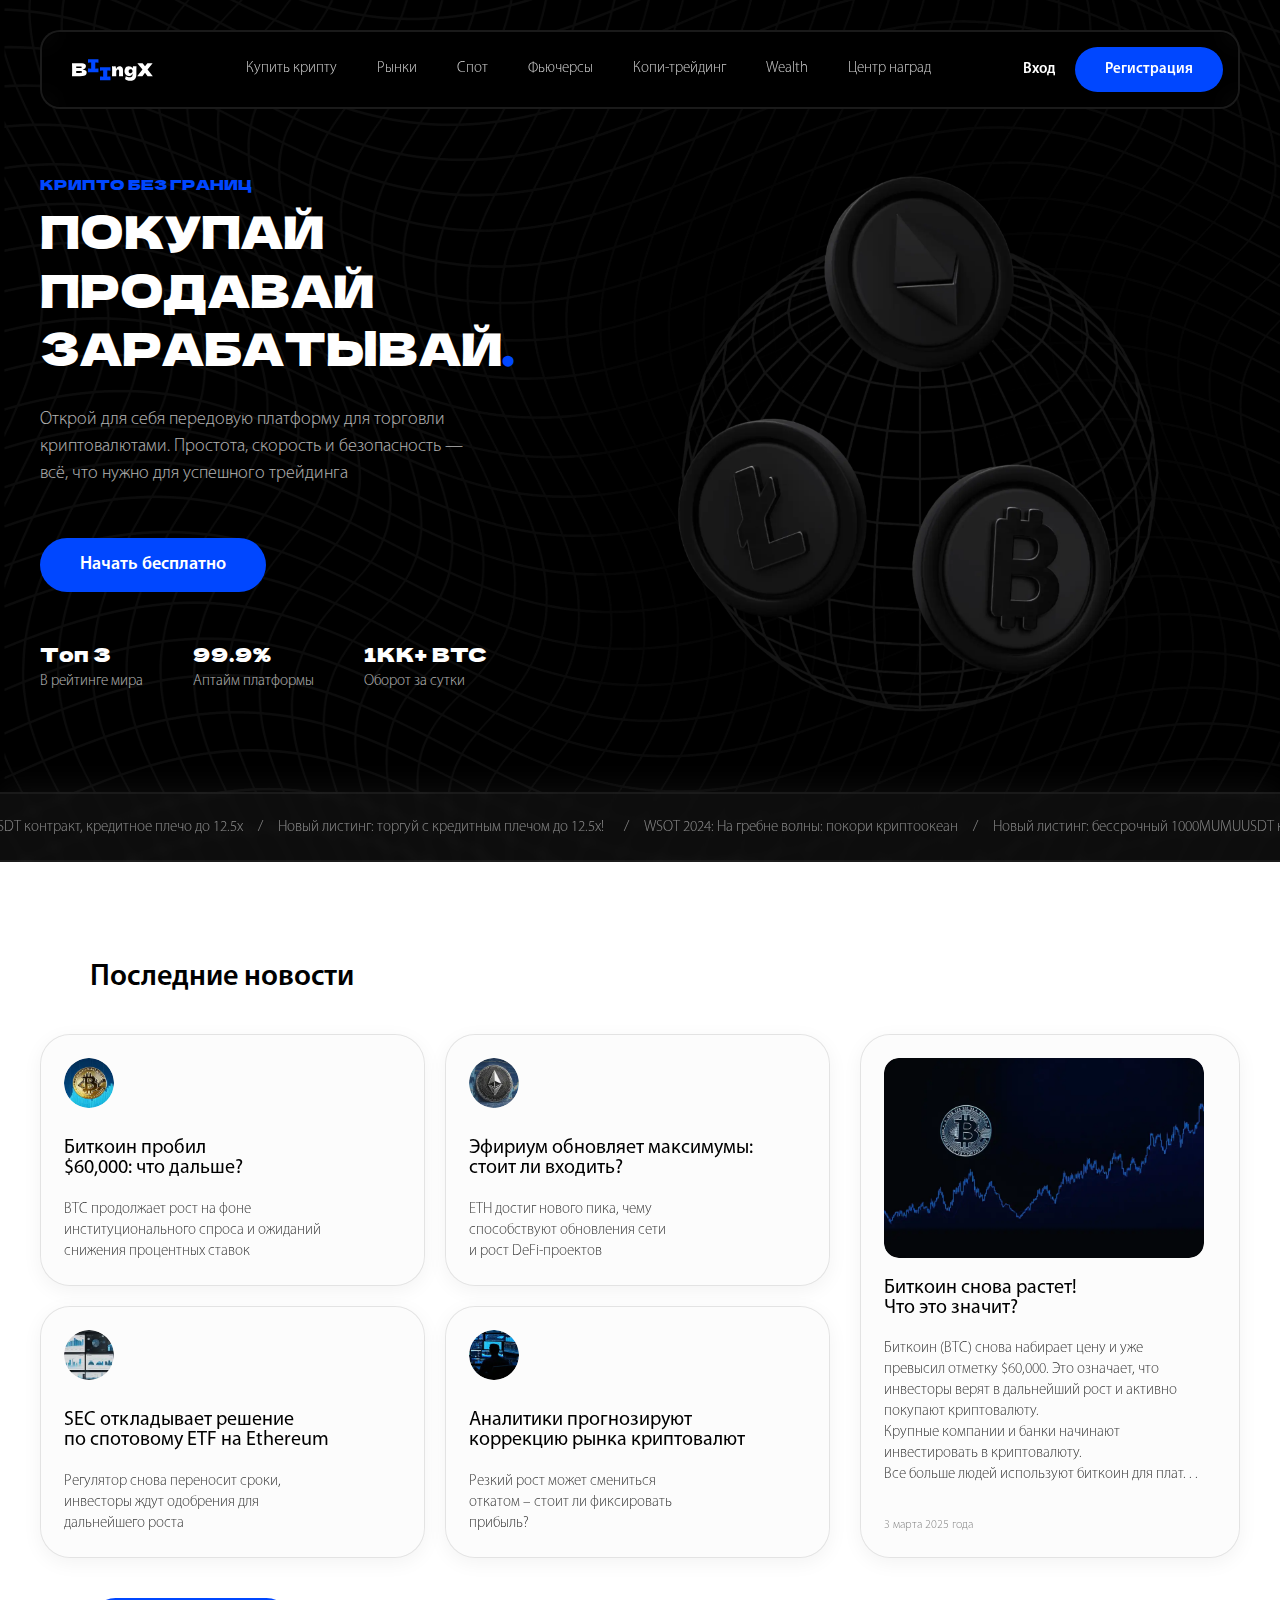
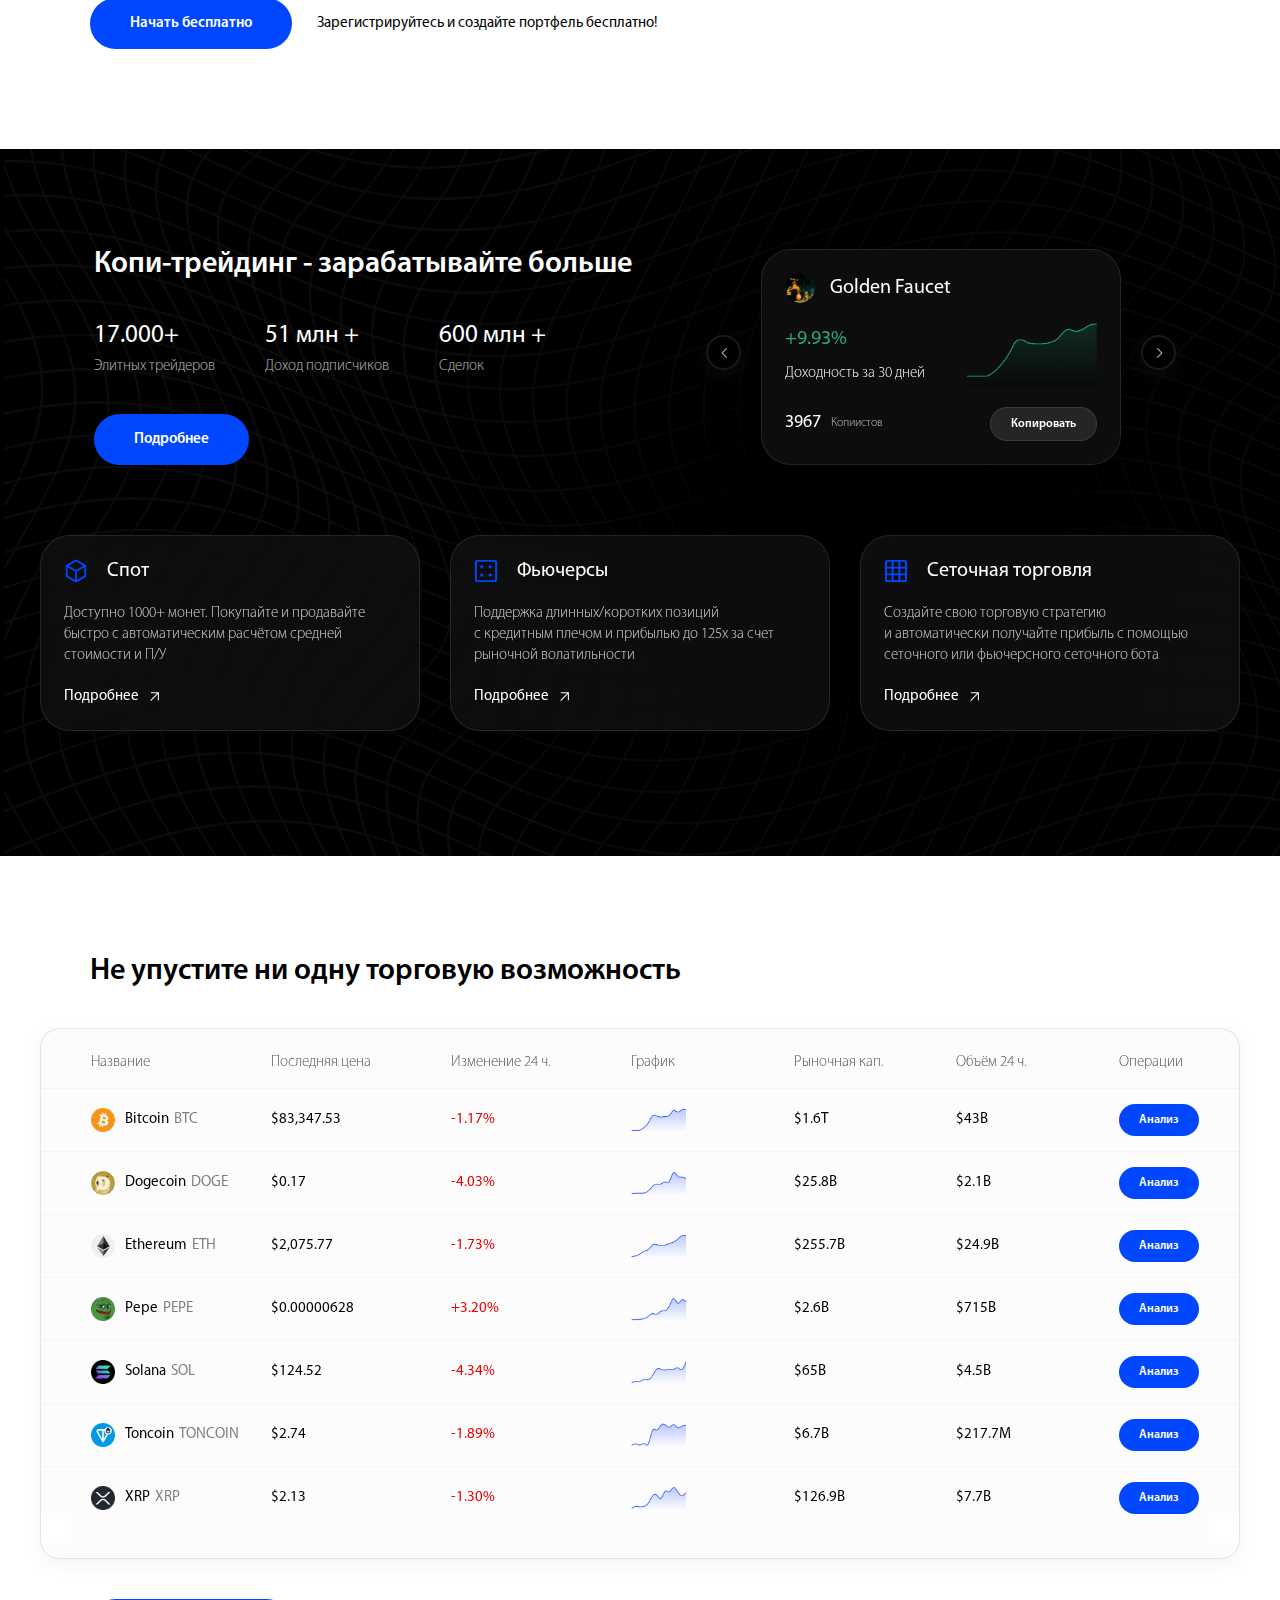
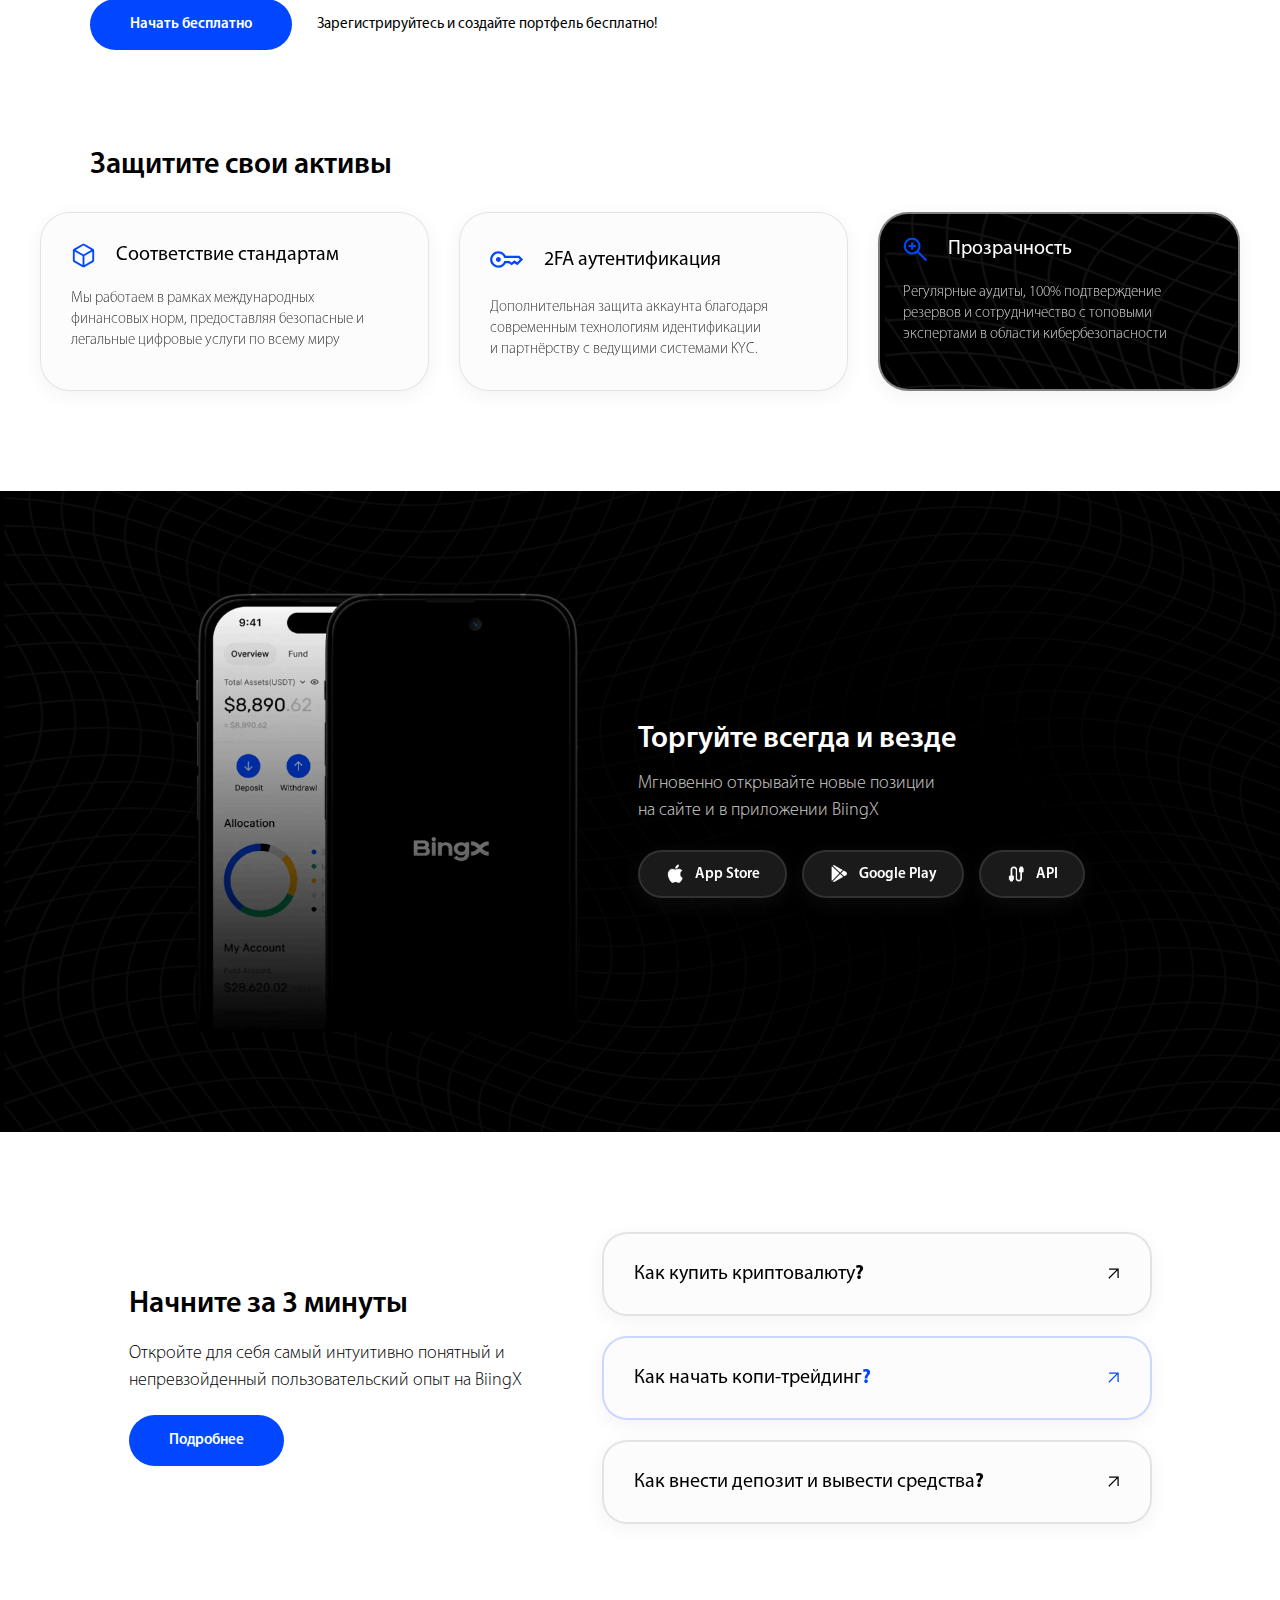
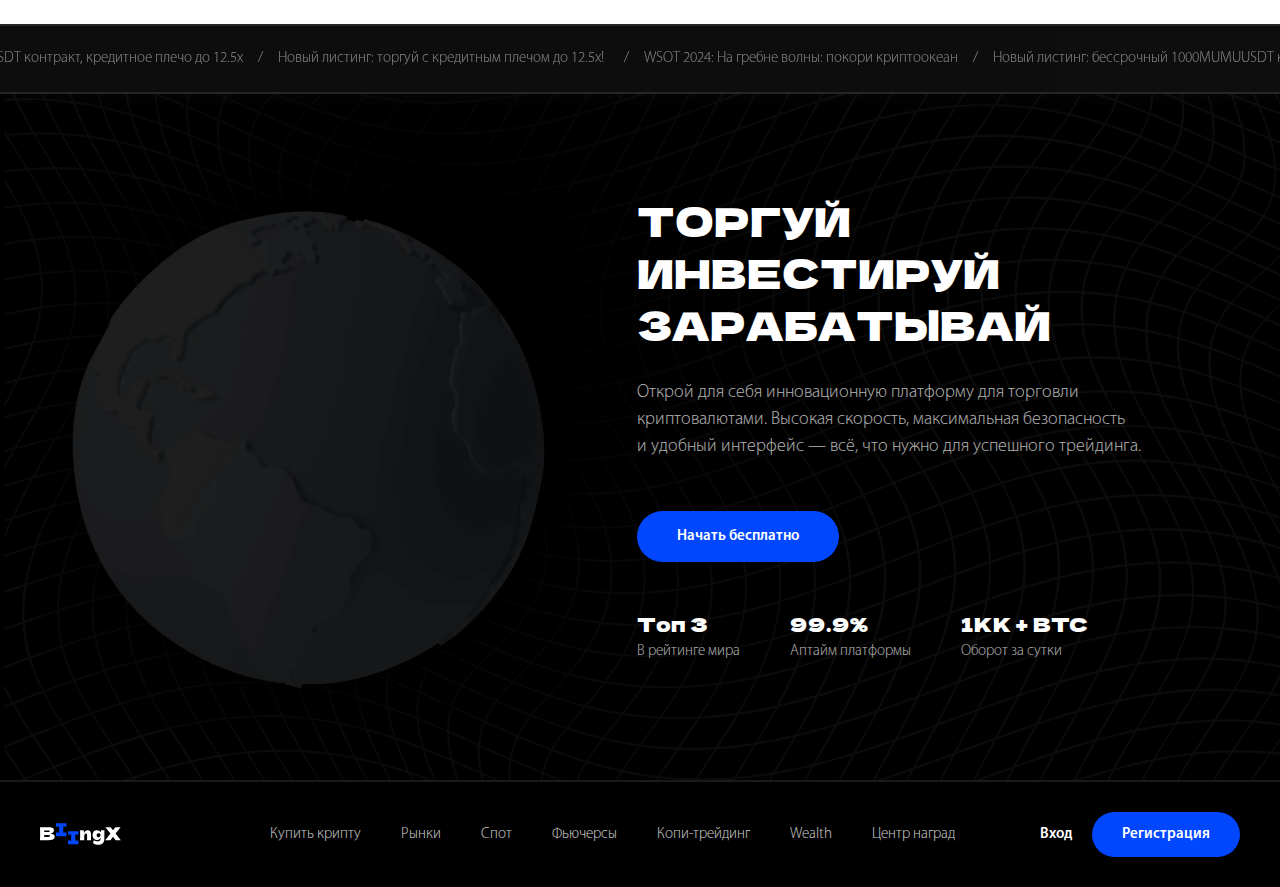
<file: index.html>
<!doctype html>
<html lang="en">
<head>
    <meta charset="UTF-8">
    <meta name="viewport"
          content="width=device-width, user-scalable=no, initial-scale=1.0, maximum-scale=1.0, minimum-scale=1.0">
    <meta http-equiv="X-UA-Compatible" content="ie=edge">
    <title>BiingX</title>
    <link rel="stylesheet" href="style.css">
    <link rel="stylesheet" href="https://cdn.jsdelivr.net/npm/swiper@11/swiper-bundle.min.css"/>
    <link href="https://fonts.googleapis.com/css2?family=Dela+Gothic+One&display=swap" rel="stylesheet">
</head>
<body>


<div class="wrapper">

    <header class="header ">
        <div class="container">
            <div class="header-body black-header G-justify-between">
                <a class="header-logo G-flex" href="index.html">
                    <img src="assets/images/logo.svg" alt="">

                </a>
                <div class="menu-bg"></div>
                <nav class="menu">
                    <ul class="menu-list G-flex">
                        <li class='menu-list-item'>
                            <a class="menu-list-link " href="#">Купить крипту</a>
                        </li>

                        <li class="menu-list-item">
                            <a class="menu-list-link" href="#">Рынки</a>
                        </li>
                        <li class="menu-list-item">
                            <a class="menu-list-link" href="#">Спот</a>
                        </li>
                        <li class="menu-list-item">
                            <a class="menu-list-link" href="#">Фьючерсы</a>
                        </li>
                        <li class="menu-list-item">
                            <a class="menu-list-link" href="#">Копи-трейдинг</a>
                        </li>
                        <li class="menu-list-item">
                            <a class="menu-list-link" href="#">Wealth</a>
                        </li>
                        <li class="menu-list-item">
                            <a class="menu-list-link" href="#">Центр наград</a>
                        </li>
                    </ul>
                    <div class="header-mobile-actions ">
                        <button class="btn-login">Вход</button>
                        <button class="btn-register ">Регистрация</button>
                    </div>
                </nav>
                <div class="burger"></div>
                <div class="header-actions G-align-center">
                    <button class="btn-login ">Вход</button>
                    <button class="btn-register ">Регистрация</button>
                </div>
            </div>
        </div>
    </header>

    <main class="main">

        <section class="hero-section">
            <div class="container">
                <div class="hero-body G-flex">
                    <div class="hero-titles">
                        <p class="hero-clue-title">Крипто без границ</p>
                        <h1 class="hero-title">
                            ПОКУПАЙ <span class="text-wrap">ПРОДАВАЙ</span> ЗАРАБАТЫВАЙ<b>.</b>
                        </h1>
                        <p class="hero-text">
                            Открой для себя передовую платформу для торговли
                            <span class="desktop-text-wrap">криптовалютами. Простота, скорость и
                            безопасность — </span>
                            всё, что нужно для успешного трейдинга
                        </p>

                        <button class="hero-btn btn-blue">Начать бесплатно</button>

                        <div class="hero-tags G-align-center">
                            <div class="hero-tag">
                                <h3 class="hero-tag-title">Топ 3 </h3>
                                <p class="hero-tag-text">В рейтинге мира </p>
                            </div>
                            <div class="hero-tag">
                                <h3 class="hero-tag-title">99.9%</h3>
                                <p class="hero-tag-text">Аптайм платформы</p>
                            </div>
                            <div class="hero-tag">
                                <h3 class="hero-tag-title">1КК+ BTC</h3>
                                <p class="hero-tag-text">Оборот за сутки</p>
                            </div>
                        </div>

                    </div>
                    <div class="hero-media G-flex">
                        <img src="assets/images/heroMedia.webp" alt="">
                    </div>
                </div>
            </div>

            <div class="hero-grid">
                <img class="img-desktop" src="assets/images/bgGrid.webp" alt="">
                <img class="img-mobile" src="assets/images/bgGridMobile.webp" alt="">


            </div>

            <div class="hero-clues G-center">

                <div class="marquee G-align-center">
                    <span class="hero-clue-line">/</span>

                    <p class="hero-clue">WSOT 2024: На гребне волны: покори криптоокеан </p>
                    <span class="hero-clue-line">/</span>

                    <p class="hero-clue">Новый листинг: бессрочный 1000MUMUUSDT контракт, кредитное плечо до 12.5x</p>
                    <span class="hero-clue-line">/</span>

                    <p class="hero-clue">WSOT 2024: На гребне волны: покори криптоокеан </p>

                    <span class="hero-clue-line">/</span>

                    <p class="hero-clue">Новый листинг: бессрочный 1000MUMUUSDT контракт, кредитное плечо до 12.5x</p>

                    <span class="hero-clue-line">/</span>

                    <p class="hero-clue">
                        Новый листинг: торгуй с кредитным плечом до 12.5x!
                    </p>

                </div>

            </div>

        </section>


        <section class="latest-news-section section">
            <div class="container">
                <div class="latest-news-body">
                    <h2 class="section-title">Последние новости</h2>

                    <div class="latest-news-column block-cnt G-flex">
                        <div class="latest-news-items G-flex">
                            <div class="block-white-cart latest-news-item">
                                <div class="latest-item-icon G-flex">
                                    <img src="assets/images/latestItemIcon.webp" alt="">
                                </div>
                                <a href="news.html" class="latest-item-title cart-title">
                                    Биткоин пробил <span class="desktop-text-wrap">$60,000: <span
                                        class="mobile-text-wrap">что дальше?</span></span>
                                </a>
                                <p class="latest-item-text cart-text">
                                    BTC продолжает рост на фоне <span class="desktop-text-wrap">институционального спроса и ожиданий</span>
                                    снижения процентных ставок
                                </p>
                            </div>

                            <div class="block-white-cart latest-news-item">
                                <div class="latest-item-icon G-flex">
                                    <img src="assets/images/latestItemIcon2.webp" alt="">
                                </div>
                                <a href="news.html" class="latest-item-title cart-title">
                                    Эфириум обновляет максимумы: <span class="text-wrap">стоит ли входить?</span>
                                </a>
                                <p class="latest-item-text cart-text">
                                    ETH достиг нового пика, чему <span class="desktop-text-wrap">способствуют обновления сети</span>
                                    и рост DeFi-проектов
                                </p>
                            </div>

                            <div class=" block-white-cart latest-news-item">
                                <div class="latest-item-icon G-flex">
                                    <img src="assets/images/latestItemIcon3.webp" alt="">
                                </div>
                                <a href="news.html" class="latest-item-title cart-title">
                                    SEC откладывает решение
                                    <span class="text-wrap">по спотовому ETF на Ethereum</span>
                                </a>
                                <p class="latest-item-text cart-text">
                                    Регулятор снова переносит сроки, <span class="desktop-text-wrap">инвесторы ждут одобрения для</span>
                                    дальнейшего роста
                                </p>
                            </div>


                            <div class="block-white-cart latest-news-item">
                                <div class="latest-item-icon G-flex">
                                    <img src="assets/images/latestItemIcon4.webp" alt="">
                                </div>
                                <a href="news.html" class="latest-item-title cart-title">
                                    Аналитики прогнозируют <span class="text-wrap">коррекцию рынка криптовалют</span>
                                </a>
                                <p class="latest-item-text cart-text">
                                    Резкий рост может смениться <span class="desktop-text-wrap">откатом – стоит ли фиксировать</span>
                                    прибыль?
                                </p>
                            </div>

                        </div>


                        <div class="block-white-cart latest-news-cart G-flex-column">
                            <a href="news.html" class="latest-cart-img G-flex">
                                <img src="assets/images/latestCartImg.webp" alt="">
                            </a>
                            <a href="news.html" class="latest-cart-title cart-title">Биткоин снова растет! <span
                                    class="text-wrap">Что это значит?</span></a>
                            <p class="latest-cart-text cart-text">

                                Биткоин (BTC) снова набирает цену и уже <span class="desktop-text-wrap">превысил отметку $60,000. Это означает, что</span>
                                инвесторы верят в дальнейший рост и активно <span class="desktop-text-wrap">покупают криптовалюту.</span>
                                Крупные компании и банки начинают <span class="desktop-text-wrap">инвестировать в криптовалюту.</span>
                                Все больше людей используют биткоин для плат<span class="text-dots">. . .</span>

                                <span class="text-mobile">
                                    ежей.
                                Ожидается одобрение новых финансовых инструментов, связанных с BTC . . .
                                </span>
                            </p>


                            <span class="latest-cart-clue cart-clue">3 марта 2025 года</span>
                        </div>
                    </div>

                    <div class="block-tools G-align-center">
                        <button class="btn-blue">Начать бесплатно</button>
                        <a class="tools-register" href="">Зарегистрируйтесь и создайте портфель бесплатно!</a>
                    </div>
                </div>
            </div>

        </section>


        <section class="buy-crypto-section section section-bg">
            <div class="container">
                <div class="buy-crypto-body">

                    <div class="buy-crypto-column G-align-center">
                        <div class="buy-crypto-titles">
                            <h2 class="buy-crypto-title section-title">Копи-трейдинг - <span class="mobile-text-wrap">зарабатывайте больше</span></h2>
                            <div class="buy-crypto-tags G-align-center">

                                <div class="buy-crypto-tag ">
                                    <h3 class="crypto-tag-title">17.000+</h3>
                                    <p class="crypto-tag-text">Элитных трейдеров</p>
                                </div>

                                <div class="buy-crypto-tag">
                                    <h3 class="crypto-tag-title">51 млн +</h3>
                                    <p class="crypto-tag-text">Доход подписчиков</p>
                                </div>

                                <div class="buy-crypto-tag">
                                    <h3 class="crypto-tag-title">600 млн +</h3>
                                    <p class="crypto-tag-text">Сделок</p>
                                </div>

                            </div>

                            <button class="buy-crypto-btn btn-blue">Подробнее</button>
                        </div>

                        <div class="buy-crypto-slider">
                            <div class="buy-crypto-swiper swiper">
                                <div class="swiper-wrapper">

                                    <div class="swiper-slide">
                                        <div class="crypto-slide block-black-cart">
                                            <div class="crypto-header G-align-center">
                                                <div class="crypto-img">
                                                    <img src="assets/images/cryptoImg1.webp" alt="">
                                                </div>
                                                <h3 class="crypto-title cart-title">Golden Faucet</h3>
                                            </div>

                                            <div class="crypto-info G-align-center">
                                                <div class="crypto-info-texts">
                                                    <h3 class="crypto-info-title">+9.93%</h3>
                                                    <p class="crypto-info-text">Доходность за 30 дней</p>
                                                </div>
                                                <div class="crypto-info-graph G-flex">
                                                    <img src="assets/images/graph1.webp" alt="">
                                                </div>

                                            </div>

                                            <div class="crypto-tolls G-align-center">
                                                <div class="crypto-tolls-texts G-align-center">
                                                    <p>3967</p>
                                                    <span>Копиистов</span>
                                                </div>
                                                <button class="btn-border">Копировать</button>
                                            </div>


                                        </div>
                                    </div>

                                    <div class="swiper-slide">
                                        <div class="crypto-slide block-black-cart">
                                            <div class="crypto-header G-align-center">
                                                <div class="crypto-img">
                                                    <img src="assets/images/cryptoImg2.webp" alt="">
                                                </div>
                                                <h3 class="crypto-title cart-title">Black_Angle</h3>
                                            </div>

                                            <div class="crypto-info G-align-center">
                                                <div class="crypto-info-texts">
                                                    <h3 class="crypto-info-title">+129.66%</h3>
                                                    <p class="crypto-info-text">Доходность за 30 дней</p>
                                                </div>
                                                <div class="crypto-info-graph G-flex">
                                                    <img src="assets/images/graph2.webp" alt="">
                                                </div>

                                            </div>

                                            <div class="crypto-tolls G-align-center">
                                                <div class="crypto-tolls-texts G-align-center">
                                                    <p>5188</p>
                                                    <span>Копиистов</span>
                                                </div>
                                                <button class="btn-border">Копировать</button>
                                            </div>


                                        </div>
                                    </div>


                                    <div class="swiper-slide">
                                        <div class="crypto-slide block-black-cart">
                                            <div class="crypto-header G-align-center">
                                                <div class="crypto-img">
                                                    <img src="assets/images/cryptoImg3.webp" alt="">
                                                </div>
                                                <h3 class="crypto-title cart-title">Black_Angle</h3>
                                            </div>

                                            <div class="crypto-info G-align-center">
                                                <div class="crypto-info-texts">
                                                    <h3 class="crypto-info-title">+116.36%</h3>
                                                    <p class="crypto-info-text">Доходность за 30 дней</p>
                                                </div>
                                                <div class="crypto-info-graph G-flex">
                                                    <img src="assets/images/graph3.webp" alt="">
                                                </div>

                                            </div>

                                            <div class="crypto-tolls G-align-center">
                                                <div class="crypto-tolls-texts G-align-center">
                                                    <p>37</p>
                                                    <span>Копиистов</span>
                                                </div>
                                                <button class="btn-border">Копировать</button>
                                            </div>


                                        </div>
                                    </div>


                                    <div class="swiper-slide">
                                        <div class="crypto-slide block-black-cart">
                                            <div class="crypto-header G-align-center">
                                                <div class="crypto-img">
                                                    <img src="assets/images/cryptoImg4.webp" alt="">
                                                </div>
                                                <h3 class="crypto-title cart-title">CRYPTOBOX</h3>
                                            </div>

                                            <div class="crypto-info G-align-center">
                                                <div class="crypto-info-texts">
                                                    <h3 class="crypto-info-title">+4.90%</h3>
                                                    <p class="crypto-info-text">Доходность за 30 дней</p>
                                                </div>
                                                <div class="crypto-info-graph G-flex">
                                                    <img src="assets/images/graph4.webp" alt="">
                                                </div>

                                            </div>

                                            <div class="crypto-tolls G-align-center">
                                                <div class="crypto-tolls-texts G-align-center">
                                                    <p>14824</p>
                                                    <span>Копиистов</span>
                                                </div>
                                                <button class="btn-border">Копировать</button>
                                            </div>


                                        </div>
                                    </div>


                                </div>

                            </div>
                            <div class="buy-crypto-arrows G-align-center">
                                <div class="crypto-button-prev swiper-button-prev G-center">
                                    <i class="icon icon-arrow"></i>
                                </div>
                                <div class="crypto-button-next swiper-button-next G-center">
                                    <i class="icon icon-arrow"></i>

                                </div>
                            </div>


                        </div>
                    </div>

                    <div class="buy-crypto-items G-flex">
                        <div class="buy-crypto-item block-black-cart G-flex-column">
                            <div class="buy-item-header G-align-center">
                                <i class="icon icon-deployed_code"></i>
                                <h3 class="cart-title">Спот</h3>
                            </div>
                            <p class="cart-text">
                                Доступно 1000+ монет. Покупайте и продавайте <span class="mobile-text-wrap">быстро с автоматическим расчётом средней</span>
                                стоимости и П/У
                            </p>

                            <a class=" cart-more G-align-center" href="">
                                <span>Подробнее</span>
                                <i class="icon icon-arrow_insert"></i>
                            </a>
                        </div>

                        <div class="buy-crypto-item block-black-cart G-flex-column">
                            <div class="buy-item-header G-align-center">
                                <i class="icon icon-dot_large"></i>
                                <h3 class="cart-title">Фьючерсы</h3>
                            </div>
                            <p class="cart-text">
                                Поддержка длинных/коротких позиций
                                <span class="text-wrap">с кредитным плечом и прибылью до 125x за счет</span>
                                рыночной волатильности
                            </p>

                            <a class="cart-more G-align-center" href="">
                                <span>Подробнее</span>
                                <i class="icon icon-arrow_insert"></i>
                            </a>
                        </div>


                        <div class="buy-crypto-item block-black-cart G-flex-column">
                            <div class="buy-item-header G-align-center">
                                <i class="icon icon-grid_on"></i>
                                <h3 class="cart-title">Сеточная торговля</h3>
                            </div>
                            <p class="cart-text">
                                Создайте свою торговую стратегию
                                <span class="text-wrap">и автоматически получайте прибыль с помощью</span>
                                сеточного или фьючерсного сеточного бота
                            </p>

                            <a class="cart-more G-align-center" href="">
                                <span>Подробнее</span>
                                <i class="icon icon-arrow_insert"></i>
                            </a>
                        </div>

                    </div>

                </div>
            </div>
            <div class="buy-crypto-decor G-flex">
                <img src="assets/images/buyCryptoDecor.webp" alt="">
            </div>
        </section>

        <section class="trading-section section">
            <div class="container">
                <div class="trading-body">
                    <h2 class="section-title">Не упустите ни одну торговую <span class="mobile-text-wrap">возможность</span></h2>

                    <div class="trading-cnt block-cnt">

                        <div class="trading-scrollbar">
                            <div class="trading-action-names G-align-center">
                                <p class="trading-action-name">Название</p>
                                <p class="trading-action-name m-w-110">Последняя цена</p>
                                <p class="trading-action-name m-w-110">Изменение 24 ч.</p>
                                <p class="trading-action-name m-w-55">График</p>
                                <p class="trading-action-name m-w-90">Рыночная кап.</p>
                                <p class="trading-action-name">Объём 24 ч.</p>
                                <p class="trading-action-name">Операции</p>

                            </div>

                            <div class="trading-item G-align-center">
                                <div class="crypto-item G-align-center">
                                    <div class="crypto-item-icon">
                                        <img src="assets/images/crypto1.webp" alt="">
                                    </div>
                                    <div class="crypto-name G-align-center">
                                        <p>Bitcoin</p>
                                        <span>BTC</span>
                                    </div>
                                </div>
                                <div class="last-price action-text m-w-110 ">
                                    <p>$83,347.53</p>
                                </div>
                                <div class="change m-w-110">
                                    <p>-1.17%</p>
                                </div>
                                <div class="graph G-flex">
                                    <img src="assets/images/bitcoinUsdt.webp" alt="">
                                </div>
                                <div class="market-cap action-text m-w-90">
                                    <p>$1.6T</p>
                                </div>
                                <div class="volume action-text m-w-70">
                                    <p>$43B</p>
                                </div>
                                <div class="operations">
                                    <button class="btn-blue-small">Анализ</button>
                                </div>

                            </div>

                            <div class="trading-item G-align-center">
                                <div class="crypto-item G-align-center">
                                    <div class="crypto-item-icon">
                                        <img src="assets/images/crypto2.webp" alt="">
                                    </div>
                                    <div class="crypto-name G-align-center">
                                        <p>Dogecoin</p>
                                        <span>DOGE</span>
                                    </div>
                                </div>
                                <div class="last-price action-text m-w-110 ">
                                    <p>$0.17</p>
                                </div>
                                <div class="change m-w-110">
                                    <p>-4.03%</p>
                                </div>
                                <div class="graph G-flex">
                                    <img src="assets/images/dogecoinUsdt.webp" alt="">
                                </div>
                                <div class="market-cap action-text m-w-90">
                                    <p>$25.8B</p>
                                </div>
                                <div class="volume action-text m-w-70">
                                    <p>$2.1B</p>
                                </div>
                                <div class="operations">
                                    <button class="btn-blue-small">Анализ</button>
                                </div>

                            </div>

                            <div class="trading-item G-align-center">
                                <div class="crypto-item G-align-center">
                                    <div class="crypto-item-icon">
                                        <img src="assets/images/ethereum.webp" alt="">
                                    </div>
                                    <div class="crypto-name G-align-center">
                                        <p>Ethereum</p>
                                        <span>ETH</span>
                                    </div>
                                </div>
                                <div class="last-price action-text m-w-110 ">
                                    <p>$2,075.77</p>
                                </div>
                                <div class="change m-w-110">
                                    <p>-1.73%</p>
                                </div>
                                <div class="graph G-flex">
                                    <img src="assets/images/ethereumUsdt.webp" alt="">
                                </div>
                                <div class="market-cap action-text m-w-90">
                                    <p>$255.7B</p>
                                </div>
                                <div class="volume action-text m-w-70">
                                    <p>$24.9B</p>
                                </div>
                                <div class="operations">
                                    <button class="btn-blue-small">Анализ</button>
                                </div>

                            </div>


                            <div class="trading-item G-align-center">
                                <div class="crypto-item G-align-center">
                                    <div class="crypto-item-icon">
                                        <img src="assets/images/pepe.webp" alt="">
                                    </div>
                                    <div class="crypto-name G-align-center">
                                        <p>Pepe</p>
                                        <span>PEPE</span>
                                    </div>
                                </div>
                                <div class="last-price action-text m-w-110 ">
                                    <p>$0.00000628</p>
                                </div>
                                <div class="change m-w-110">
                                    <p>+3.20%</p>
                                </div>
                                <div class="graph G-flex">
                                    <img src="assets/images/pepeUsdt.webp" alt="">
                                </div>
                                <div class="market-cap action-text m-w-90">
                                    <p>$2.6B</p>
                                </div>
                                <div class="volume action-text m-w-70">
                                    <p>$715B</p>
                                </div>
                                <div class="operations">
                                    <button class="btn-blue-small">Анализ</button>
                                </div>

                            </div>


                            <div class="trading-item G-align-center">
                                <div class="crypto-item G-align-center">
                                    <div class="crypto-item-icon">
                                        <img src="assets/images/solana.webp" alt="">
                                    </div>
                                    <div class="crypto-name G-align-center">
                                        <p>Solana</p>
                                        <span>SOL</span>
                                    </div>
                                </div>
                                <div class="last-price action-text m-w-110 ">
                                    <p>$124.52</p>
                                </div>
                                <div class="change m-w-110">
                                    <p>-4.34%</p>
                                </div>
                                <div class="graph G-flex">
                                    <img src="assets/images/solanaUsdt.webp" alt="">
                                </div>
                                <div class="market-cap action-text m-w-90">
                                    <p>$65B</p>
                                </div>
                                <div class="volume action-text m-w-70">
                                    <p>$4.5B</p>
                                </div>
                                <div class="operations">
                                    <button class="btn-blue-small">Анализ</button>
                                </div>

                            </div>


                            <div class="trading-item G-align-center">
                                <div class="crypto-item G-align-center">
                                    <div class="crypto-item-icon">
                                        <img src="assets/images/toncoin.webp" alt="">
                                    </div>
                                    <div class="crypto-name G-align-center">
                                        <p>Toncoin</p>
                                        <span>TONCOIN</span>
                                    </div>
                                </div>
                                <div class="last-price action-text m-w-110 ">
                                    <p>$2.74</p>
                                </div>
                                <div class="change m-w-110">
                                    <p>-1.89%</p>
                                </div>
                                <div class="graph G-flex">
                                    <img src="assets/images/toncoinUsdt.webp" alt="">
                                </div>
                                <div class="market-cap action-text m-w-90">
                                    <p>$6.7B</p>
                                </div>
                                <div class="volume action-text m-w-70">
                                    <p>$217.7M</p>
                                </div>
                                <div class="operations">
                                    <button class="btn-blue-small">Анализ</button>
                                </div>

                            </div>


                            <div class="trading-item G-align-center">
                                <div class="crypto-item G-align-center">
                                    <div class="crypto-item-icon">
                                        <img src="assets/images/xrp.webp" alt="">
                                    </div>
                                    <div class="crypto-name G-align-center">
                                        <p>XRP</p>
                                        <span>XRP</span>
                                    </div>
                                </div>
                                <div class="last-price action-text m-w-110 ">
                                    <p>$2.13</p>
                                </div>
                                <div class="change m-w-110">
                                    <p>-1.30%</p>
                                </div>
                                <div class="graph G-flex">
                                    <img src="assets/images/xrpUsdt.webp" alt="">
                                </div>
                                <div class="market-cap action-text m-w-90">
                                    <p>$126.9B</p>
                                </div>
                                <div class="volume action-text m-w-70">
                                    <p>$7.7B</p>
                                </div>
                                <div class="operations">
                                    <button class="btn-blue-small">Анализ</button>
                                </div>

                            </div>
                        </div>



                    </div>

                    <div class="block-tools G-align-center">
                        <button class="btn-blue">Начать бесплатно</button>
                        <a class="tools-register" href="">Зарегистрируйтесь и создайте портфель бесплатно!</a>
                    </div>
                </div>
            </div>
        </section>


        <section class="protection-section section">
            <div class="container">
                <div class="protection-body">
                    <h2 class="section-title">Защитите свои активы</h2>

                    <div class="protection-items G-flex">
                        <div class="protection-item block-white-cart">
                            <div class="protection-item-header G-align-center">
                                <i class="icon protection-icon icon-deployed_code"></i>
                                <h3 class="cart-title">Соответствие стандартам</h3>
                            </div>

                            <p class="cart-text">
                                Мы работаем в рамках международных <span class="desktop-text-wrap">финансовых норм, предоставляя безопасные и</span>
                                легальные
                                цифровые услуги по всему миру
                            </p>
                        </div>

                        <div class="protection-item block-white-cart">
                            <div class="protection-item-header G-align-center">
                                <i class="icon icon-key"></i>
                                <h3 class="cart-title">2FA аутентификация</h3>
                            </div>

                            <p class="cart-text">
                                Дополнительная защита аккаунта благодаря <span class="desktop-text-wrap">современным технологиям идентификации</span>
                                и партнёрству с ведущими системами KYC.
                            </p>
                        </div>

                        <div class="protection-black-item ">
                            <div class="protection-item-header G-align-center">
                                <i class="icon protection-icon icon-zoom_in"></i>
                                <h3 class="cart-title">Прозрачность</h3>
                            </div>

                            <p class="cart-text">
                                Регулярные аудиты, 100% подтверждение <span class="desktop-text-wrap">резервов и сотрудничество с топовыми</span>
                                экспертами в
                                области кибербезопасности
                            </p>

                            <div class="protection-grid G-flex">
                                <img src="assets/images/protectionGrid.webp" alt="">
                            </div>
                        </div>

                    </div>
                </div>
            </div>
        </section>


        <section class="trade-section section section-bg">
            <div class="container">
                <div class="trade-body G-center">
                    <div class="trade-media G-flex">
                        <img src="assets/images/tradeMedia.webp" alt="">
                    </div>

                    <div class="trade-description">
                        <h3 class="trade-title section-title">Торгуйте всегда и везде</h3>

                        <p class="trade-text">
                            Мгновенно открывайте новые позиции
                            <span class="text-wrap">на сайте и в приложении BiingX</span>

                        </p>

                        <div class="social-networks G-align-center">
                            <a class="social-network G-align-center" href="">
                                <div class="social-network-icon G-flex">
                                    <img src="assets/images/apple.webp" alt="">
                                </div>
                                <span>App Store</span>
                            </a>

                            <a class="social-network G-align-center" href="">
                                <div class="social-network-icon G-flex">
                                    <img src="assets/images/googlePlay.webp" alt="">
                                </div>
                                <span>Google Play</span>
                            </a>


                            <a class="social-network G-align-center" href="">
                                <div class="social-network-icon G-flex">
                                    <img src="assets/images/api.webp" alt="">
                                </div>
                                <span>API</span>
                            </a>

                        </div>
                    </div>


                </div>
            </div>
            <div class="trade-grid G-flex">
                <img class="img-desktop" src="assets/images/tradeGrid.webp" alt="">
                <img class="img-mobile" src="assets/images/tradeGridMobile.webp" alt="">



            </div>
        </section>


        <section class="faq-section section">
            <div class="container">
                <div class="faq-body G-center">
                    <div class="faq-titles">
                        <h3 class="faq-title section-title">Начните за 3 минуты</h3>
                        <p class="faq-sub-title">
                            Откройте для себя самый интуитивно понятный и <span class="text-wrap">непревзойденный пользовательский <span class="mobile-text-wrap">опыт на BiingX</span></span>
                        </p>
                        <button class="faq-btn btn-blue">Подробнее</button>
                    </div>

                    <div class="faq-items">
                        <a href="" class="faq-item G-align-center">
                            <span>Как купить криптовалюту<b>?</b></span>
                            <i class="icon icon-arrow_insert"></i>

                        </a>

                        <a href="" class="faq-item active G-align-center">
                            <span>Как начать копи-трейдинг<b>?</b></span>
                            <i class="icon icon-arrow_insert"></i>

                        </a>
                        <a href="" class="faq-item G-align-center">
                            <span>Как внести депозит и вывести <span class="mobile-text-wrap">средства<b>?</b></span></span>
                            <i class="icon icon-arrow_insert"></i>

                        </a>
                    </div>
                </div>
            </div>
        </section>


        <section class="trust-section section">
            <div class="container">
                <div class="trust-body G-flex">

                    <div class="trust-media">
                        <img src="assets/images/trustMedia.webp" alt="">
                    </div>
                    <div class="trust-description">
                        <h2 class="trust-title">
                            Торгуй
                            <span class="text-wrap">Инвестируй</span>
                            Зарабатывай
                        </h2>
                        <p class="trust-sub-title">
                            Открой для себя инновационную платформу для торговли
                            <span class="desktop-text-wrap"><span class="mobile-text-wrap">криптовалютами. Высокая скорость,
                            максимальная</span> безопасность</span>
                            и удобный интерфейс — всё, что нужно для <span class="mobile-text-wrap">успешного трейдинга.</span>
                        </p>

                        <button class="trust-btn btn-blue">Начать бесплатно</button>

                        <div class="trust-tags G-align-center">

                            <div class="trust-tag">
                                <h3>Топ 3 </h3>
                                <p>В рейтинге мира </p>
                            </div>

                            <div class="trust-tag">
                                <h3>99.9% </h3>
                                <p>Аптайм платформы</p>
                            </div>

                            <div class="trust-tag">
                                <h3>1KK + BTC</h3>
                                <p>Оборот за сутки</p>
                            </div>

                        </div>
                    </div>
                </div>
            </div>
            <div class="trust-clues G-center">

                <div class="trust-marquee G-align-center">
                    <span class="hero-clue-line">/</span>

                    <p class="hero-clue">WSOT 2024: На гребне волны: покори криптоокеан </p>
                    <span class="hero-clue-line">/</span>

                    <p class="hero-clue">Новый листинг: бессрочный 1000MUMUUSDT контракт, кредитное плечо до 12.5x</p>
                    <span class="hero-clue-line">/</span>

                    <p class="hero-clue">WSOT 2024: На гребне волны: покори криптоокеан </p>

                    <span class="hero-clue-line">/</span>

                    <p class="hero-clue">Новый листинг: бессрочный 1000MUMUUSDT контракт, кредитное плечо до 12.5x</p>

                    <span class="hero-clue-line">/</span>


                    <p class="hero-clue">
                        Новый листинг: торгуй с кредитным плечом до 12.5x!

                    </p>
                </div>

            </div>
            <div class="trust-grid G-flex">
                <img class="img-desktop" src="assets/images/trustGrid.webp" alt="">
                <img class="img-mobile" src="assets/images/trustGridMobile.webp" alt="">

            </div>


        </section>


    </main>


    <footer class="footer ">

        <div class="container">
            <div class="footer-body G-align-center">
                <div class="footer-column G-align-center">
                    <a class="footer-logo G-flex" href="">
                        <img src="assets/images/logo.svg" alt="">
                    </a>
                    <div class="contact-tolls G-align-center">
                        <a class="contact-tel contact-link" href="">
                            <i class="icon icon-telegram"></i>
                        </a>
                        <a class="contact-wk contact-link" href="">
                            <i class="icon icon-wk"></i>
                        </a>
                    </div>
                </div>

                <nav class="footer-menu">
                    <ul class="footer-menu-list G-align-center">
                        <li class="footer-menu-item">
                            <a class="footer-menu-link" href="">Купить крипту</a>
                        </li>
                        <li class="footer-menu-item">
                            <a class="footer-menu-link" href="">Рынки</a>
                        </li>
                        <li class="footer-menu-item">
                            <a class="footer-menu-link" href="">Спот</a>
                        </li>
                        <li class="footer-menu-item">
                            <a class="footer-menu-link" href="">Фьючерсы</a>
                        </li>
                        <li class="footer-menu-item">
                            <a class="footer-menu-link" href="">Копи-трейдинг</a>
                        </li>
                        <li class="footer-menu-item">
                            <a class="footer-menu-link" href="">Wealth</a>
                        </li>
                        <li class="footer-menu-item">
                            <a class="footer-menu-link" href="">Центр наград</a>
                        </li>
                    </ul>
                </nav>

                <div class="footer-menu-mobile ">
                    <ul class="footer-menu-list G-flex-column">
                        <li class="footer-menu-item">
                            <a class="footer-menu-link" href="">Купить крипту</a>
                        </li>
                        <li class="footer-menu-item">
                            <a class="footer-menu-link" href="">Рынки</a>
                        </li>
                        <li class="footer-menu-item">
                            <a class="footer-menu-link" href="">Спот</a>
                        </li>
                        <li class="footer-menu-item">
                            <a class="footer-menu-link" href="">Фьючерсы</a>
                        </li>

                    </ul>
                    <ul class="footer-menu-list G-flex-column">
                        <li class="footer-menu-item">
                            <a class="footer-menu-link" href="">Копи-трейдинг</a>
                        </li>
                        <li class="footer-menu-item">
                            <a class="footer-menu-link" href="">Wealth</a>
                        </li>
                        <li class="footer-menu-item">
                            <a class="footer-menu-link" href="">Центр наград</a>
                        </li>
                    </ul>

                </div>

                <div class="footer-actions G-align-center">
                    <button class="footer-btn-login ">Вход</button>
                    <button class="footer-btn-register ">Регистрация</button>
                </div>


            </div>

        </div>

    </footer>


</div>

<script src="https://cdn.jsdelivr.net/npm/swiper@11/swiper-bundle.min.js"></script>
<script src="assets/js/index.js"></script>
<script src="assets/js/swiper.js"></script>

</body>
</html>
</file>
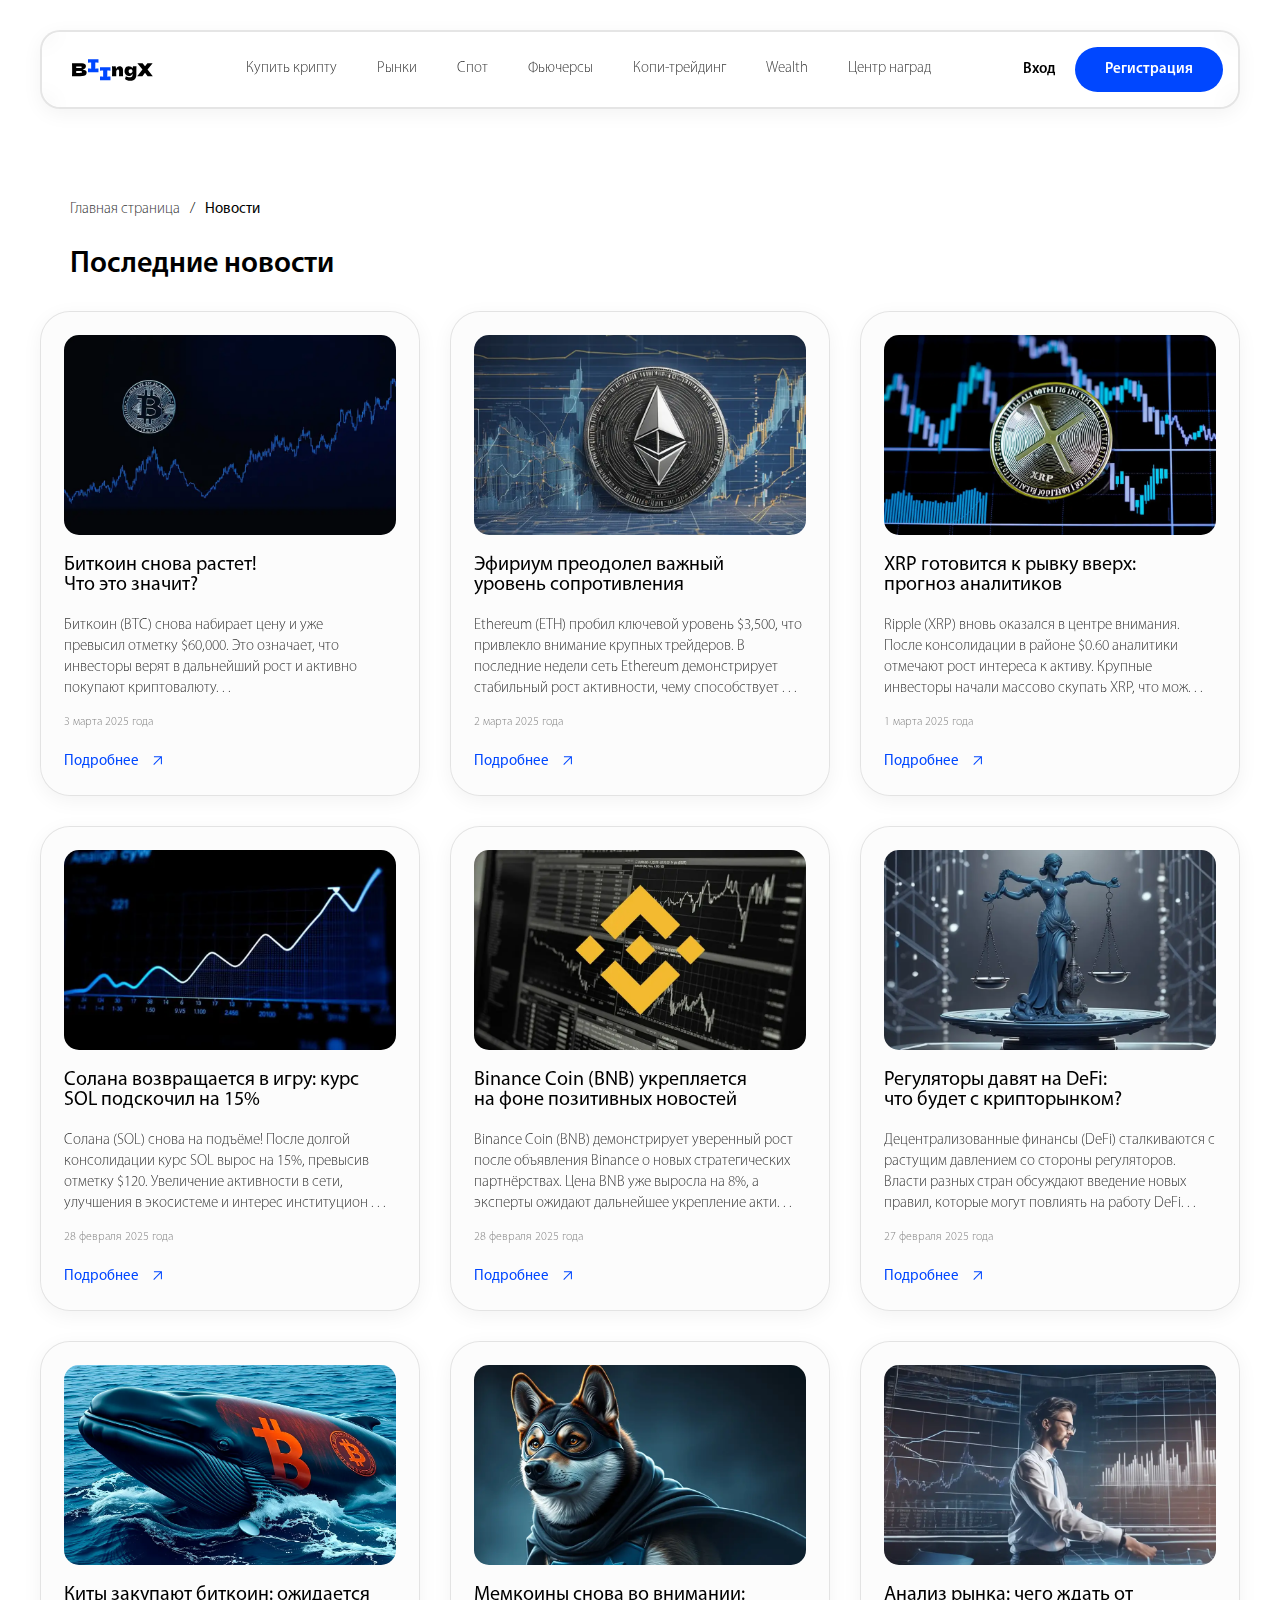
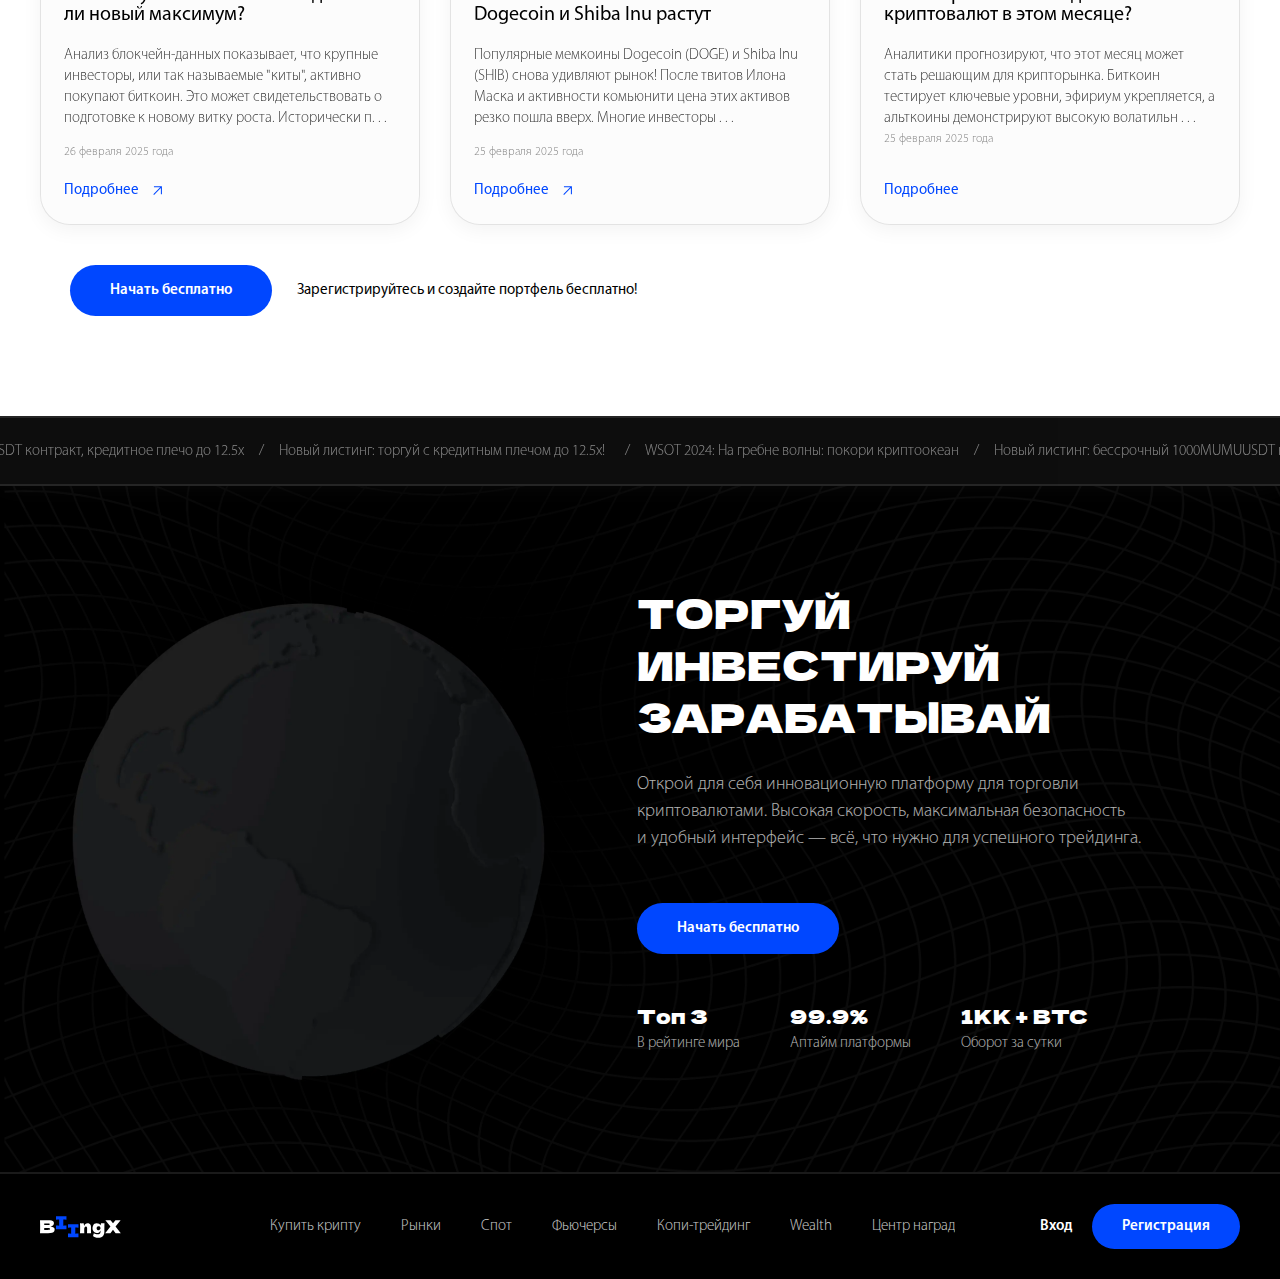
<file: news.html>
<!doctype html>
<html lang="en">
<head>
    <meta charset="UTF-8">
    <meta name="viewport"
          content="width=device-width, user-scalable=no, initial-scale=1.0, maximum-scale=1.0, minimum-scale=1.0">
    <meta http-equiv="X-UA-Compatible" content="ie=edge">
    <title>News</title>
    <link rel="stylesheet" href="style.css">
    <link href="https://fonts.googleapis.com/css2?family=Dela+Gothic+One&display=swap" rel="stylesheet">

</head>
<body>


<div class="wrapper">


    <header class="header ">
        <div class="container">
            <div class="header-body white-header G-justify-between">
                <a class="header-logo G-flex" href="index.html">
                    <img src="assets/images/blackLogo.svg" alt="">

                </a>
                <div class="menu-bg"></div>
                <nav class="menu">
                    <ul class="menu-list G-flex">
                        <li class='menu-list-item'>
                            <a class="menu-list-link " href="#">Купить крипту</a>
                        </li>

                        <li class="menu-list-item">
                            <a class="menu-list-link" href="#">Рынки</a>
                        </li>
                        <li class="menu-list-item">
                            <a class="menu-list-link" href="#">Спот</a>
                        </li>
                        <li class="menu-list-item">
                            <a class="menu-list-link" href="#">Фьючерсы</a>
                        </li>
                        <li class="menu-list-item">
                            <a class="menu-list-link" href="#">Копи-трейдинг</a>
                        </li>
                        <li class="menu-list-item">
                            <a class="menu-list-link" href="#">Wealth</a>
                        </li>
                        <li class="menu-list-item">
                            <a class="menu-list-link" href="#">Центр наград</a>
                        </li>
                    </ul>
                    <div class="header-mobile-actions ">
                        <button class="btn-login">Вход</button>
                        <button class="btn-register ">Регистрация</button>
                    </div>
                </nav>
                <div class="burger"></div>
                <div class="header-actions G-align-center">
                    <button class="btn-login ">Вход</button>
                    <button class="btn-register ">Регистрация</button>
                </div>
            </div>
        </div>
    </header>



    <main class="main">

        <section class="bread-crumbs-section">
            <div class="container">
                <nav class="bread-crumbs-cnt">
                    <ul class="bread-crumbs-list G-align-center">

                        <li class="bread-crumbs-item">
                            <a class="bread-crumb-link prev-link" href="index.html">Главная страница</a>
                        </li>

                        <li class="bread-crumbs-line ">/</li>

                        <li class="bread-crumbs-item">
                            <a class="bread-crumb-link next-link" href="">Новости</a>
                        </li>


                    </ul>
                </nav>
            </div>
        </section>


        <section class="news-section ">
            <div class="container">
                <div class="news-body">
                    <h2 class="section-title">Последние новости</h2>

                    <div class="news-list G-flex">
                        <div class="news-cart block-white-cart  G-flex-column">
                            <a href="newsDetails.html" class="cart-img G-flex">
                                <img src="assets/images/latestCartImg.webp" alt="">
                            </a>
                            <div class="cart-info G-flex-column">
                                <a href="newsDetails.html" class="cart-title">
                                    Биткоин снова растет!
                                    <span class="desktop-text-wrap">Что это значит?</span>
                                </a>
                                <div class="cart-texts">
                                    <p class="cart-text">
                                        Биткоин (BTC) снова набирает цену и уже
                                        <span class="text-wrap">превысил отметку $60,000. Это означает,
                                        что</span>
                                        инвесторы верят в дальнейший рост и активно покупают криптовалюту.<span
                                            class="text-desktop"> . .</span>
                                        <span class="mobile-text">
                                            Все больше людей используют биткоин для платеж. . .
                                        </span>
                                    </p>
                                    <span class="news-cart-clue">3 марта 2025 года</span>
                                </div>
                            </div>
                            <a href="newsDetails.html" class="news-cart-more  G-align-center">
                                <span>Подробнее</span>
                                <i class="icon icon-arrow_blue"></i>
                            </a>
                        </div>

                        <div class="news-cart block-white-cart G-flex-column">
                            <a href="newsDetails.html" class="cart-img G-flex">
                                <img src="assets/images/cartImg1.webp" alt="">
                            </a>
                            <div class="cart-info G-flex-column">
                                <a href="newsDetails.html" class="cart-title">
                                    Эфириум преодолел важный <span
                                        class="desktop-text-wrap">уровень сопротивления</span>
                                </a>
                                <div class="cart-texts">
                                    <p class="cart-text">
                                        Ethereum (ETH) пробил ключевой уровень $3,500, что привлекло внимание крупных
                                        трейдеров. В последние недели сеть Ethereum демонстрирует стабильный рост
                                        активности, чему способствует <span class="text-desktop">. . .</span>
                                        <span class="mobile-text">
                                            развитие DeFi и NFT-сектора. Некоторые аналитики ожидают дальнейшего роста цены ETH, если актив . . .
                                        </span>
                                    </p>
                                    <span class="news-cart-clue">2 марта 2025 года</span>
                                </div>
                            </div>
                            <a href="newsDetails.html" class="news-cart-more G-align-center">
                                <span>Подробнее</span>
                                <i class="icon icon-arrow_blue"></i>
                            </a>
                        </div>


                        <div class="news-cart block-white-cart G-flex-column">
                            <a href="newsDetails.html" class="cart-img G-flex">
                                <img src="assets/images/cartImg2.webp" alt="">
                            </a>
                            <div class="cart-info G-flex-column">
                                <a href="newsDetails.html" class="cart-title">
                                    XRP готовится к рывку вверх: <span class="desktop-text-wrap">прогноз <span class="mobile-text-wrap">аналитиков</span></span>
                                </a>
                                <div class="cart-texts">
                                    <p class="cart-text">
                                        Ripple (XRP) вновь оказался в центре внимания. После консолидации в районе $0.60
                                        аналитики отмечают рост интереса к активу. Крупные инвесторы начали массово
                                        скупать XRP, что мож<span class="text-desktop">. . .</span>

                                        <span class="mobile-text">ет свидетельствовать о подготовке к рывку вверх. Если текущий тренд сохранится, цена может достичь нов...
                                        </span>
                                    </p>
                                    <span class="news-cart-clue">1 марта 2025 года</span>
                                </div>
                            </div>
                            <a href="newsDetails.html" class="news-cart-more G-align-center">
                                <span>Подробнее</span>
                                <i class="icon icon-arrow_blue"></i>
                            </a>
                        </div>


                        <div class="news-cart block-white-cart G-flex-column">
                            <a href="newsDetails.html" class="cart-img G-flex">
                                <img src="assets/images/cartImg3.webp" alt="">
                            </a>
                            <div class="cart-info G-flex-column">
                                <a href="newsDetails.html" class="cart-title">
                                    Солана возвращается в игру: курс <span class="desktop-text-wrap">SOL <span class="mobile-text-wrap">подскочил на 15%</span></span>
                                </a>
                                <div class="cart-texts">
                                    <p class="cart-text">
                                        Солана (SOL) снова на подъёме! После долгой консолидации курс SOL вырос на 15%,
                                        превысив отметку $120. Увеличение активности в сети, улучшения в экосистеме и
                                        интерес институцион<span class="text-desktop"> . . .</span>
                                        <span class="mobile-text">
                                            альных инвесторов способствуют позитивному движению цены. Многие трейдеры сч. . .
                                        </span>
                                    </p>
                                    <span class="news-cart-clue">28 февраля 2025 года</span>
                                </div>
                            </div>
                            <a href="newsDetails.html" class="news-cart-more G-align-center">
                                <span>Подробнее</span>
                                <i class="icon icon-arrow_blue"></i>
                            </a>
                        </div>


                        <div class="news-cart block-white-cart G-flex-column">
                            <a href="newsDetails.html" class="cart-img G-flex">
                                <img src="assets/images/cartImg4.webp" alt="">
                            </a>
                            <div class="cart-info G-flex-column">
                                <a href="newsDetails.html" class="cart-title">
                                    Binance Coin (BNB) укрепляется
                                    <span class="text-wrap">на фоне позитивных новостей</span>
                                </a>
                                <div class="cart-texts">
                                    <p class="cart-text">
                                        Binance Coin (BNB) демонстрирует уверенный рост после объявления Binance о новых
                                        стратегических партнёрствах. Цена BNB уже выросла на 8%, а эксперты ожидают
                                        дальнейшее укрепление акти<span class="text-desktop">. . .</span>
                                        <span class="mobile-text">
                                            ва. Внедрение новых сервисов, улучшения экосистемы и снижение комиссии за транзакции делают BNB при. . .
                                        </span>
                                    </p>
                                    <span class="news-cart-clue">28 февраля 2025 года</span>
                                </div>
                            </div>
                            <a href="newsDetails.html" class="news-cart-more G-align-center">
                                <span>Подробнее</span>
                                <i class="icon icon-arrow_blue"></i>
                            </a>
                        </div>


                        <div class="news-cart block-white-cart G-flex-column">
                            <a href="newsDetails.html" class="cart-img G-flex">
                                <img src="assets/images/cartImg5.webp" alt="">
                            </a>
                            <div class="cart-info G-flex-column">
                                <a href="newsDetails.html" class="cart-title">
                                    Регуляторы давят на DeFi:<span class="desktop-text-wrap"> что будет  с <span class="mobile-text-wrap">крипторынком?</span></span>
                                </a>
                                <div class="cart-texts">
                                    <p class="cart-text">
                                        Децентрализованные финансы (DeFi) сталкиваются с растущим давлением со стороны
                                        регуляторов. Власти разных стран обсуждают введение новых правил, которые могут
                                        повлиять на работу DeFi<span class="text-desktop">. . .</span>
                                        <span class="mobile-text">
                                            -платформ. Некоторые эксперты считают, что это приведёт к усилению контроля, а другие уверены, ч...
                                        </span>
                                    </p>
                                    <span class="news-cart-clue">27 февраля 2025 года</span>
                                </div>
                            </div>
                            <a href="newsDetails.html" class="news-cart-more G-align-center">
                                <span>Подробнее</span>
                                <i class="icon icon-arrow_blue"></i>
                            </a>
                        </div>


                        <div class="news-cart block-white-cart G-flex-column">
                            <a href="newsDetails.html" class="cart-img G-flex">
                                <img src="assets/images/cartImg6.webp" alt="">
                            </a>
                            <div class="cart-info G-flex-column">
                                <a href="newsDetails.html" class="cart-title">
                                    Киты закупают биткоин: ожидается <span class="text-wrap">ли новый максимум?</span>

                                </a>
                                <div class="cart-texts">
                                    <p class="cart-text">
                                        Анализ блокчейн-данных показывает, что крупные инвесторы, или так называемые
                                        "киты", активно покупают биткоин. Это может свидетельствовать о подготовке к
                                        новому витку роста. Исторически п. . .
                                    </p>
                                    <span class="news-cart-clue">26 февраля 2025 года</span>
                                </div>
                            </div>
                            <a href="newsDetails.html" class="news-cart-more G-align-center">
                                <span>Подробнее</span>
                                <i class="icon icon-arrow_blue"></i>
                            </a>
                        </div>

                        <div class="news-cart block-white-cart G-flex-column">
                            <a href="newsDetails.html" class="cart-img G-flex">
                                <img src="assets/images/cartImg7.webp" alt="">
                            </a>
                            <div class="cart-info G-flex-column">
                                <a href="newsDetails.html" class="cart-title">
                                    Мемкоины снова во внимании: <span
                                        class="text-wrap">Dogecoin и Shiba Inu растут</span>
                                </a>
                                <div class="cart-texts">
                                    <p class="cart-text">
                                        Популярные мемкоины Dogecoin (DOGE) и Shiba Inu (SHIB) снова удивляют рынок!
                                        После твитов Илона Маска и активности комьюнити цена этих активов резко пошла
                                        вверх. Многие инвесторы . . .
                                    </p>
                                    <span class="news-cart-clue">25 февраля 2025 года</span>
                                </div>
                            </div>
                            <a href="newsDetails.html" class="news-cart-more G-align-center">
                                <span>Подробнее</span>
                                <i class="icon icon-arrow_blue"></i>
                            </a>
                        </div>


                        <div class="news-cart block-white-cart G-flex-column">
                            <a href="newsDetails.html" class="cart-img G-flex">
                                <img src="assets/images/cartImg8.webp" alt="">
                            </a>
                            <div class="cart-info G-flex-column">
                                <a href="newsDetails.html" class="cart-title">
                                    Анализ рынка: чего ждать от <span
                                        class="text-wrap">криптовалют в этом месяце?</span>
                                </a>
                                <div class="cart-texts">
                                    <p class="cart-text">
                                        Аналитики прогнозируют, что этот месяц может стать решающим для крипторынка.
                                        Биткоин тестирует ключевые уровни, эфириум укрепляется, а альткоины
                                        демонстрируют высокую волатильн . . .
                                    </p>
                                    <span class="cart-clue">25 февраля 2025 года</span>
                                </div>
                            </div>
                            <a href="newsDetails.html" class="news-cart-more G-align-center">
                                <span>Подробнее</span>
                                <i class="icon icon-arrow_outward"></i>
                            </a>
                        </div>

                    </div>

                    <div class="block-tools G-align-center">
                        <button class="btn-blue">Начать бесплатно</button>
                        <a class="tools-register" href="">Зарегистрируйтесь и создайте портфель бесплатно!</a>
                    </div>

                </div>

            </div>

        </section>


        <section class="trust-section section">
            <div class="container">
                <div class="trust-body G-flex">

                    <div class="trust-media">
                        <img src="assets/images/trustMedia.webp" alt="">
                    </div>
                    <div class="trust-description">
                        <h2 class="trust-title">
                            Торгуй
                            <span class="text-wrap">Инвестируй</span>
                            Зарабатывай
                        </h2>
                        <p class="trust-sub-title">
                            Открой для себя инновационную платформу для торговли
                            <span class="desktop-text-wrap"><span class="mobile-text-wrap">криптовалютами. Высокая скорость,
                            максимальная</span> безопасность</span>
                            и удобный интерфейс — всё, что нужно для <span class="mobile-text-wrap">успешного трейдинга.</span>
                        </p>

                        <button class="trust-btn btn-blue">Начать бесплатно</button>

                        <div class="trust-tags G-align-center">

                            <div class="trust-tag">
                                <h3>Топ 3 </h3>
                                <p>В рейтинге мира </p>
                            </div>

                            <div class="trust-tag">
                                <h3>99.9% </h3>
                                <p>Аптайм платформы</p>
                            </div>

                            <div class="trust-tag">
                                <h3>1KK + BTC</h3>
                                <p>Оборот за сутки</p>
                            </div>

                        </div>
                    </div>
                </div>
            </div>
            <div class="trust-clues G-center">

                <div class="trust-marquee G-align-center">
                    <span class="hero-clue-line">/</span>

                    <p class="hero-clue">WSOT 2024: На гребне волны: покори криптоокеан </p>
                    <span class="hero-clue-line">/</span>

                    <p class="hero-clue">Новый листинг: бессрочный 1000MUMUUSDT контракт, кредитное плечо до 12.5x</p>
                    <span class="hero-clue-line">/</span>

                    <p class="hero-clue">WSOT 2024: На гребне волны: покори криптоокеан </p>

                    <span class="hero-clue-line">/</span>

                    <p class="hero-clue">Новый листинг: бессрочный 1000MUMUUSDT контракт, кредитное плечо до 12.5x</p>

                    <span class="hero-clue-line">/</span>


                    <p class="hero-clue">
                        Новый листинг: торгуй с кредитным плечом до 12.5x!

                    </p>
                </div>

            </div>
            <div class="trust-grid G-flex">
                <img class="img-desktop" src="assets/images/trustGrid.webp" alt="">
                <img class="img-mobile" src="assets/images/trustGridMobile.webp" alt="">

            </div>


        </section>



    </main>

    <footer class="footer ">
        <div class="container">
            <div class="footer-body G-align-center">
                <div class="footer-column G-align-center">
                    <a class="footer-logo G-flex" href="">
                        <img src="assets/images/logo.svg" alt="">
                    </a>
                    <div class="contact-tolls G-align-center">
                        <a class="contact-tel contact-link" href="">
                            <i class="icon icon-telegram"></i>
                        </a>
                        <a class="contact-wk contact-link" href="">
                            <i class="icon icon-wk"></i>
                        </a>
                    </div>
                </div>

                <nav class="footer-menu">
                    <ul class="footer-menu-list G-align-center">
                        <li class="footer-menu-item">
                            <a class="footer-menu-link" href="">Купить крипту</a>
                        </li>
                        <li class="footer-menu-item">
                            <a class="footer-menu-link" href="">Рынки</a>
                        </li>
                        <li class="footer-menu-item">
                            <a class="footer-menu-link" href="">Спот</a>
                        </li>
                        <li class="footer-menu-item">
                            <a class="footer-menu-link" href="">Фьючерсы</a>
                        </li>
                        <li class="footer-menu-item">
                            <a class="footer-menu-link" href="">Копи-трейдинг</a>
                        </li>
                        <li class="footer-menu-item">
                            <a class="footer-menu-link" href="">Wealth</a>
                        </li>
                        <li class="footer-menu-item">
                            <a class="footer-menu-link" href="">Центр наград</a>
                        </li>
                    </ul>
                </nav>

                <div class="footer-menu-mobile ">
                    <ul class="footer-menu-list G-flex-column">
                        <li class="footer-menu-item">
                            <a class="footer-menu-link" href="">Купить крипту</a>
                        </li>
                        <li class="footer-menu-item">
                            <a class="footer-menu-link" href="">Рынки</a>
                        </li>
                        <li class="footer-menu-item">
                            <a class="footer-menu-link" href="">Спот</a>
                        </li>
                        <li class="footer-menu-item">
                            <a class="footer-menu-link" href="">Фьючерсы</a>
                        </li>

                    </ul>
                    <ul class="footer-menu-list G-flex-column">
                        <li class="footer-menu-item">
                            <a class="footer-menu-link" href="">Копи-трейдинг</a>
                        </li>
                        <li class="footer-menu-item">
                            <a class="footer-menu-link" href="">Wealth</a>
                        </li>
                        <li class="footer-menu-item">
                            <a class="footer-menu-link" href="">Центр наград</a>
                        </li>
                    </ul>

                </div>

                <div class="footer-actions G-align-center">
                    <button class="footer-btn-login ">Вход</button>
                    <button class="footer-btn-register ">Регистрация</button>
                </div>


            </div>

        </div>
    </footer>


</div>


<script src="assets/js/index.js"></script>


</body>
</html>
</file>
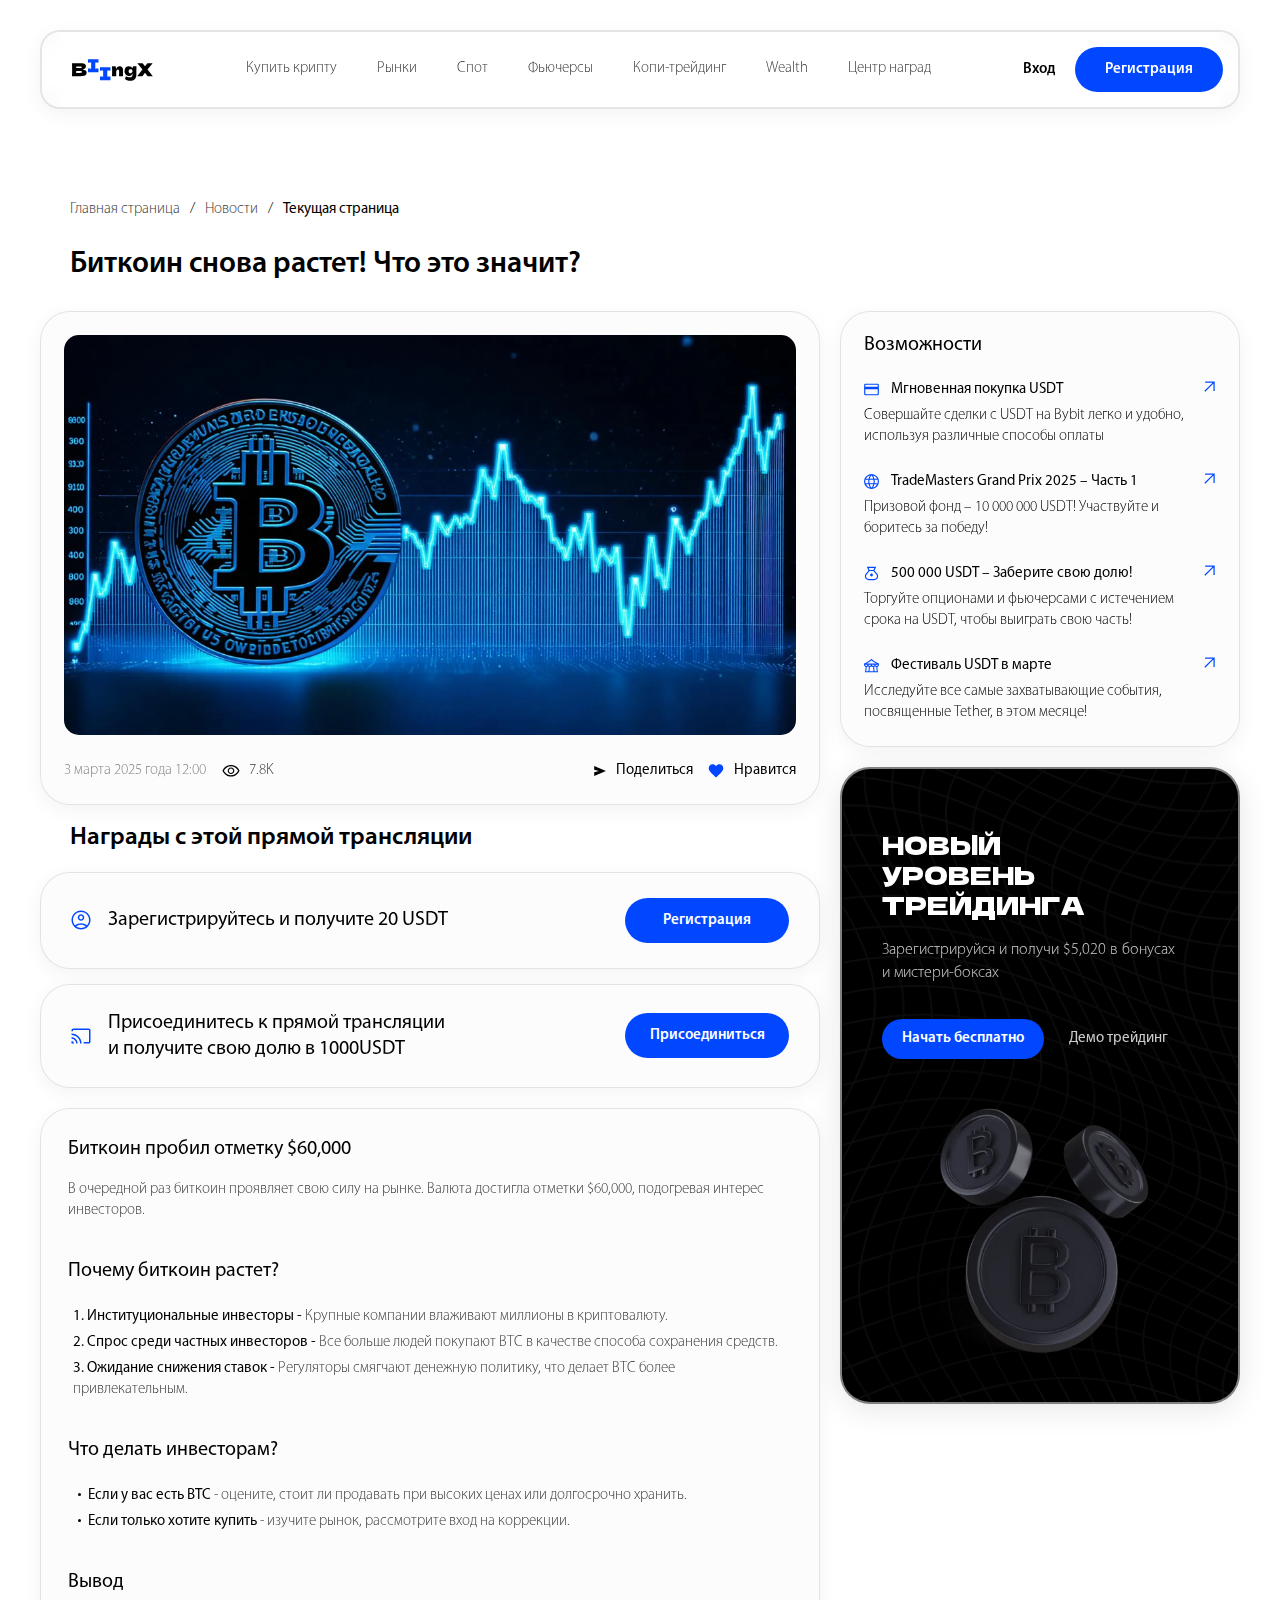
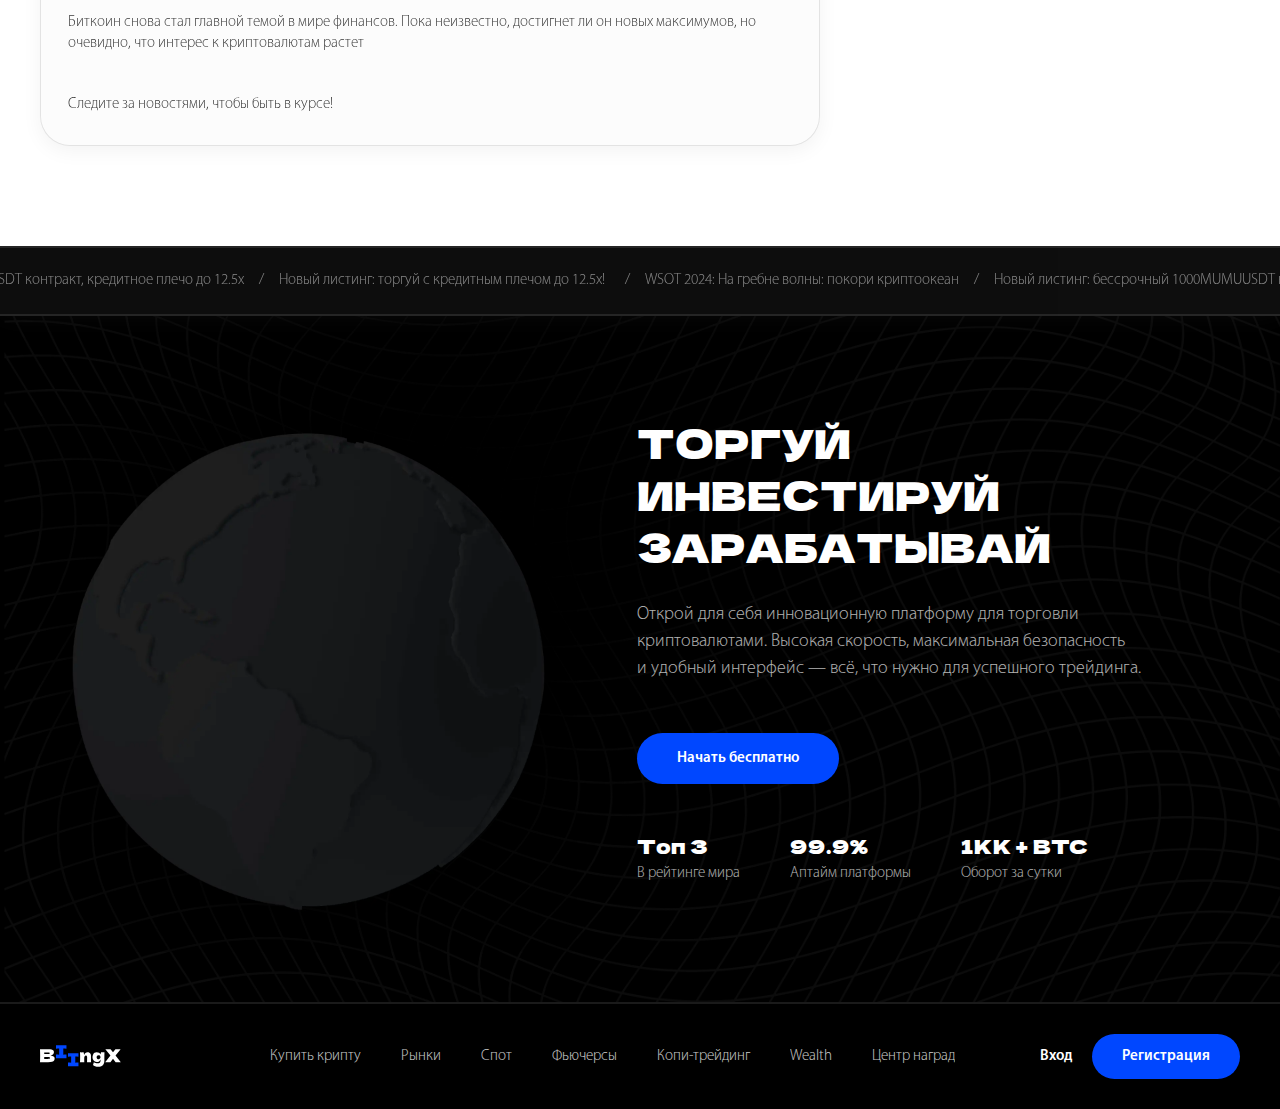
<file: newsDetails.html>
<!doctype html>
<html lang="en">
<head>
    <meta charset="UTF-8">
    <meta name="viewport"
          content="width=device-width, user-scalable=no, initial-scale=1.0, maximum-scale=1.0, minimum-scale=1.0">
    <meta http-equiv="X-UA-Compatible" content="ie=edge">
    <title>News Details</title>
    <link rel="stylesheet" href="style.css">
    <link href="https://fonts.googleapis.com/css2?family=Dela+Gothic+One&display=swap" rel="stylesheet">

</head>
<body>


<div class="wrapper">

    <header class="header ">
        <div class="container">
            <div class="header-body white-header G-justify-between">
                <a class="header-logo G-flex" href="index.html">
                    <img src="assets/images/blackLogo.svg" alt="">

                </a>
                <div class="menu-bg"></div>
                <nav class="menu">
                    <ul class="menu-list G-flex">
                        <li class='menu-list-item'>
                            <a class="menu-list-link " href="#">Купить крипту</a>
                        </li>

                        <li class="menu-list-item">
                            <a class="menu-list-link" href="#">Рынки</a>
                        </li>
                        <li class="menu-list-item">
                            <a class="menu-list-link" href="#">Спот</a>
                        </li>
                        <li class="menu-list-item">
                            <a class="menu-list-link" href="#">Фьючерсы</a>
                        </li>
                        <li class="menu-list-item">
                            <a class="menu-list-link" href="#">Копи-трейдинг</a>
                        </li>
                        <li class="menu-list-item">
                            <a class="menu-list-link" href="#">Wealth</a>
                        </li>
                        <li class="menu-list-item">
                            <a class="menu-list-link" href="#">Центр наград</a>
                        </li>
                    </ul>
                    <div class="header-mobile-actions ">
                        <button class="btn-login">Вход</button>
                        <button class="btn-register ">Регистрация</button>
                    </div>
                </nav>
                <div class="burger"></div>
                <div class="header-actions G-align-center">
                    <button class="btn-login ">Вход</button>
                    <button class="btn-register ">Регистрация</button>
                </div>
            </div>
        </div>
    </header>

    <main class="main">

        <section class="bread-crumbs-section">
            <div class="container">
                <nav class="bread-crumbs-cnt">
                    <ul class="bread-crumbs-list G-align-center">

                        <li class="bread-crumbs-item">
                            <a class="bread-crumb-link prev-link" href="index.html">Главная страница</a>
                        </li>

                        <li class="bread-crumbs-line">/</li>

                        <li class="bread-crumbs-item">
                            <a class="bread-crumb-link current-link" href="news.html">Новости</a>
                        </li>

                        <li class="bread-crumbs-line">/</li>

                        <li class="bread-crumbs-item">
                            <a class="bread-crumb-link next-link" href="newsDetails.html">Текущая страница</a>
                        </li>

                    </ul>
                </nav>
            </div>
        </section>

        <section class="news-details-section ">
            <div class="container">
                <div class="news-details-body">
                    <h2 class="section-title">Биткоин снова растет! <span class="mobile-text-wrap">Что это значит?</span></h2>

                    <div class="news-details-cnt G-flex">

                        <div class="news-details-column big-column G-flex-column">

                            <div class="news-details-info block-white-cart">
                                <div class="details-img G-flex">
                                    <img src="assets/images/detailsImg.webp" alt="">
                                </div>
                                <div class="details-tools G-align-center">
                                    <div class="details-actions G-align-center">
                                        <div class="details-data">3 марта 2025 года 12:00</div>
                                        <div class="details-watched G-align-center">
                                            <i class="icon icon-visibility"></i>
                                            <p>7.8K</p>
                                        </div>
                                    </div>

                                    <div class="details-share G-align-center">
                                        <a class="share-in G-align-center" href="">
                                            <i class="icon icon-send"></i>
                                            <span>Поделиться</span>
                                        </a>
                                        <a class="favorite G-align-center" href="">
                                            <i class="icon icon-favorite"></i>
                                            <span>Нравится</span>
                                        </a>

                                    </div>

                                </div>
                            </div>

                            <div class="awards-block">
                                <h3 class="awards-title">Награды с этой прямой <span
                                        class="mobile-text-wrap">трансляции</span></h3>
                                <div class="awards-items G-flex-column">
                                    <div class="award-item block-white-cart G-align-center">
                                        <div class="award-item-title G-align-center">
                                            <i class="icon icon-account_circle"></i>
                                            <p>Зарегистрируйтесь и получите 20 USDT</p>
                                        </div>
                                        <button class="btn-blue">Регистрация</button>

                                    </div>
                                    <div class="award-item block-white-cart G-align-center">
                                        <div class="award-item-title G-align-center">
                                            <i class="icon icon-cast"></i>
                                            <p>
                                                Присоединитесь к прямой трансляции
                                                <span class="text-wrap">и получите свою долю в 1000USDT</span>
                                            </p>
                                        </div>
                                        <button class="btn-blue">Присоединиться</button>

                                    </div>

                                </div>
                            </div>

                            <div class="details-item-descriptions block-white-cart G-flex-column">
                                <div class="description-item">
                                    <h3 class="description-title">Биткоин пробил отметку $60,000</h3>
                                    <p class="description-text">
                                        В очередной раз биткоин проявляет свою силу на рынке. Валюта достигла отметки
                                        $60,000, подогревая интерес инвесторов.
                                    </p>
                                </div>

                                <div class="description-item">
                                    <h3 class="description-title">Почему биткоин растет?</h3>
                                    <div class="count-texts G-flex-column">
                                        <p class="description-bold-text">
                                            1. Институциональные инвесторы - <span class="description-text">Крупные компании влаживают миллионы в криптовалюту.</span>
                                        </p>
                                        <p class="description-bold-text">
                                            2. Спрос среди частных инвесторов - <span class="description-text">Все больше людей покупают BTC в качестве способа сохранения средств.</span>
                                        </p>
                                        <p class="description-bold-text">
                                            3. Ожидание снижения ставок - <span class="description-text">Регуляторы смягчают денежную политику, что делает BTC более привлекательным.</span>
                                        </p>
                                    </div>

                                </div>

                                <div class="description-item">
                                    <h3 class="description-title">Что делать инвесторам?</h3>
                                    <div class="dots-texts G-flex-column">
                                        <p class="description-bold-text">
                                            Если у вас есть BTC <span class="description-text">- оцените, стоит ли продавать при высоких ценах или долгосрочно хранить.</span>
                                        </p>
                                        <p class="description-bold-text">
                                            Если только хотите купить <span class="description-text">- изучите рынок, рассмотрите вход на коррекции.</span>
                                        </p>

                                    </div>

                                </div>

                                <div class="description-item">
                                    <h3 class="description-title">Вывод</h3>
                                    <p class="description-text">
                                        Биткоин снова стал главной темой в мире финансов. Пока неизвестно, достигнет ли
                                        он новых максимумов, но <span class="text-wrap">очевидно, что интерес к криптовалютам растет</span>
                                    </p>
                                </div>

                                <div class="description-item">
                                    <p class="description-clue">
                                        Следите за новостями, чтобы быть в курсе!
                                    </p>
                                </div>


                            </div>


                        </div>


                        <div class="news-details-column small-column">

                            <div class="possibilities-block block-white-cart">
                                <h3 class="possibilities-title">Возможности</h3>

                                <div class="possibilities-items G-flex-column">
                                    <a href="" class="possibilities-item">
                                        <div class="possibilities-item-header G-align-center">
                                            <i class="icon possibilities-icon icon-credit_card"></i>
                                            <p class="possibilities-item-name">Мгновенная покупка USDT</p>
                                            <div class="possibilities-more">
                                                <i class="icon icon-arrow_insert"></i>

                                            </div>
                                        </div>
                                        <p class="possibilities-text">Совершайте сделки с USDT на Bybit легко и удобно,
                                            <span class="text-wrap">используя различные способы оплаты</span></p>
                                    </a>

                                    <a href="" class="possibilities-item">
                                        <div class="possibilities-item-header G-align-center">
                                            <i class="icon possibilities-icon icon-language"></i>
                                            <p class="possibilities-item-name">TradeMasters Grand Prix
                                                <span class="mobile-text-wrap">2025 – Часть 1</span>
                                            </p>
                                            <div class="possibilities-more" >
                                                <i class="icon icon-arrow_insert"></i>

                                            </div>
                                        </div>
                                        <p class="possibilities-text">
                                            Призовой фонд – 10 000 000 USDT! Участвуйте и <span class="text-wrap">боритесь за победу!</span>
                                        </p>
                                    </a>


                                    <a href="" class="possibilities-item">
                                        <div class="possibilities-item-header G-align-center">
                                            <i class="icon possibilities-icon icon-money_bag"></i>
                                            <p class="possibilities-item-name">500 000 USDT – Заберите свою <span
                                                    class="mobile-text-wrap">долю!</span></p>
                                            <div class="possibilities-more" >
                                                <i class="icon icon-arrow_insert"></i>

                                            </div>
                                        </div>
                                        <p class="possibilities-text">
                                            Торгуйте опционами и фьючерсами с истечением <span class="text-wrap">срока на USDT, чтобы выиграть свою часть!</span>
                                        </p>
                                    </a>


                                    <a href="" class="possibilities-item">
                                        <div class="possibilities-item-header G-align-center">
                                            <i class="icon possibilities-icon icon-festival"></i>
                                            <p class="possibilities-item-name">Фестиваль USDT в марте</p>
                                            <div class="possibilities-more" >
                                                <i class="icon icon-arrow_insert"></i>

                                            </div>
                                        </div>
                                        <p class="possibilities-text">
                                            Исследуйте все самые захватывающие события, <span class="text-wrap">посвященные Tether, в этом месяце!</span>
                                        </p>
                                    </a>

                                </div>
                            </div>

                            <div class="details-banner-block">
                                <h3 class="banner-title">
                                    Новый <span class="text-wrap">уровень</span> трейдинга
                                </h3>
                                <p class="banner-text">
                                    <span class="mobile-text-wrap">Зарегистрируйся и получи $5,020</span> в бонусах
                                    <span class="desktop-text-wrap">и мистери-боксах</span>
                                </p>
                                <div class="banner-tolls G-align-center">
                                    <button class="btn-blue-small">Начать бесплатно</button>
                                    <a class="banner-demo" href="">
                                        Демо трейдинг
                                    </a>
                                </div>
                                <div class="banner-media G-flex">
                                    <img src="assets/images/bannerMedia.webp" alt="">
                                </div>

                                <div class="details-banner-grid G-flex">
                                    <img class="img-desktop" src="assets/images/bannerGrid.webp" alt="">
                                    <img class="img-mobile" src="assets/images/bannerGridMobile.webp" alt="">

                                </div>
                            </div>



                        </div>


                    </div>

                </div>
            </div>

        </section>


        <section class="trust-section section">
            <div class="container">
                <div class="trust-body G-flex">

                    <div class="trust-media">
                        <img src="assets/images/trustMedia.webp" alt="">
                    </div>
                    <div class="trust-description">
                        <h2 class="trust-title">
                            Торгуй
                            <span class="text-wrap">Инвестируй</span>
                            Зарабатывай
                        </h2>
                        <p class="trust-sub-title">
                            Открой для себя инновационную платформу для торговли
                            <span class="desktop-text-wrap"><span class="mobile-text-wrap">криптовалютами. Высокая скорость,
                            максимальная</span> безопасность</span>
                            и удобный интерфейс — всё, что нужно для <span class="mobile-text-wrap">успешного трейдинга.</span>
                        </p>

                        <button class="trust-btn btn-blue">Начать бесплатно</button>

                        <div class="trust-tags G-align-center">

                            <div class="trust-tag">
                                <h3>Топ 3 </h3>
                                <p>В рейтинге мира </p>
                            </div>

                            <div class="trust-tag">
                                <h3>99.9% </h3>
                                <p>Аптайм платформы</p>
                            </div>

                            <div class="trust-tag">
                                <h3>1KK + BTC</h3>
                                <p>Оборот за сутки</p>
                            </div>

                        </div>
                    </div>
                </div>
            </div>
            <div class="trust-clues G-center">

                <div class="trust-marquee G-align-center">
                    <span class="hero-clue-line">/</span>

                    <p class="hero-clue">WSOT 2024: На гребне волны: покори криптоокеан </p>
                    <span class="hero-clue-line">/</span>

                    <p class="hero-clue">Новый листинг: бессрочный 1000MUMUUSDT контракт, кредитное плечо до 12.5x</p>
                    <span class="hero-clue-line">/</span>

                    <p class="hero-clue">WSOT 2024: На гребне волны: покори криптоокеан </p>

                    <span class="hero-clue-line">/</span>

                    <p class="hero-clue">Новый листинг: бессрочный 1000MUMUUSDT контракт, кредитное плечо до 12.5x</p>

                    <span class="hero-clue-line">/</span>


                    <p class="hero-clue">
                        Новый листинг: торгуй с кредитным плечом до 12.5x!

                    </p>
                </div>

            </div>
            <div class="trust-grid G-flex">
                <img class="img-desktop" src="assets/images/trustGrid.webp" alt="">
                <img class="img-mobile" src="assets/images/trustGridMobile.webp" alt="">

            </div>


        </section>


    </main>


    <footer class="footer ">
        <div class="container">
            <div class="footer-body G-align-center">
                <div class="footer-column G-align-center">
                    <a class="footer-logo G-flex" href="">
                        <img src="assets/images/logo.svg" alt="">
                    </a>
                    <div class="contact-tolls G-align-center">
                        <a class="contact-tel contact-link" href="">
                            <i class="icon icon-telegram"></i>
                        </a>
                        <a class="contact-wk contact-link" href="">
                            <i class="icon icon-wk"></i>
                        </a>
                    </div>
                </div>

                <nav class="footer-menu">
                    <ul class="footer-menu-list G-align-center">
                        <li class="footer-menu-item">
                            <a class="footer-menu-link" href="">Купить крипту</a>
                        </li>
                        <li class="footer-menu-item">
                            <a class="footer-menu-link" href="">Рынки</a>
                        </li>
                        <li class="footer-menu-item">
                            <a class="footer-menu-link" href="">Спот</a>
                        </li>
                        <li class="footer-menu-item">
                            <a class="footer-menu-link" href="">Фьючерсы</a>
                        </li>
                        <li class="footer-menu-item">
                            <a class="footer-menu-link" href="">Копи-трейдинг</a>
                        </li>
                        <li class="footer-menu-item">
                            <a class="footer-menu-link" href="">Wealth</a>
                        </li>
                        <li class="footer-menu-item">
                            <a class="footer-menu-link" href="">Центр наград</a>
                        </li>
                    </ul>
                </nav>

                <div class="footer-menu-mobile ">
                    <ul class="footer-menu-list G-flex-column">
                        <li class="footer-menu-item">
                            <a class="footer-menu-link" href="">Купить крипту</a>
                        </li>
                        <li class="footer-menu-item">
                            <a class="footer-menu-link" href="">Рынки</a>
                        </li>
                        <li class="footer-menu-item">
                            <a class="footer-menu-link" href="">Спот</a>
                        </li>
                        <li class="footer-menu-item">
                            <a class="footer-menu-link" href="">Фьючерсы</a>
                        </li>

                    </ul>
                    <ul class="footer-menu-list G-flex-column">
                        <li class="footer-menu-item">
                            <a class="footer-menu-link" href="">Копи-трейдинг</a>
                        </li>
                        <li class="footer-menu-item">
                            <a class="footer-menu-link" href="">Wealth</a>
                        </li>
                        <li class="footer-menu-item">
                            <a class="footer-menu-link" href="">Центр наград</a>
                        </li>
                    </ul>

                </div>

                <div class="footer-actions G-align-center">
                    <button class="footer-btn-login ">Вход</button>
                    <button class="footer-btn-register ">Регистрация</button>
                </div>


            </div>

        </div>
    </footer>


</div>


<script src="assets/js/index.js"></script>
</body>
</html>
</file>
<file: style.css>
@import 'assets/css/normalize.css';
@import 'assets/images/icons/icon.css';
@import 'assets/font/fonts.css';
@import 'assets/css/flex.css';
@import 'assets/css/general.css';
@import 'assets/css/header.css';
@import 'assets/css/footer.css';
@import 'assets/css/home.css';
@import 'assets/css/news.css';
</file>
